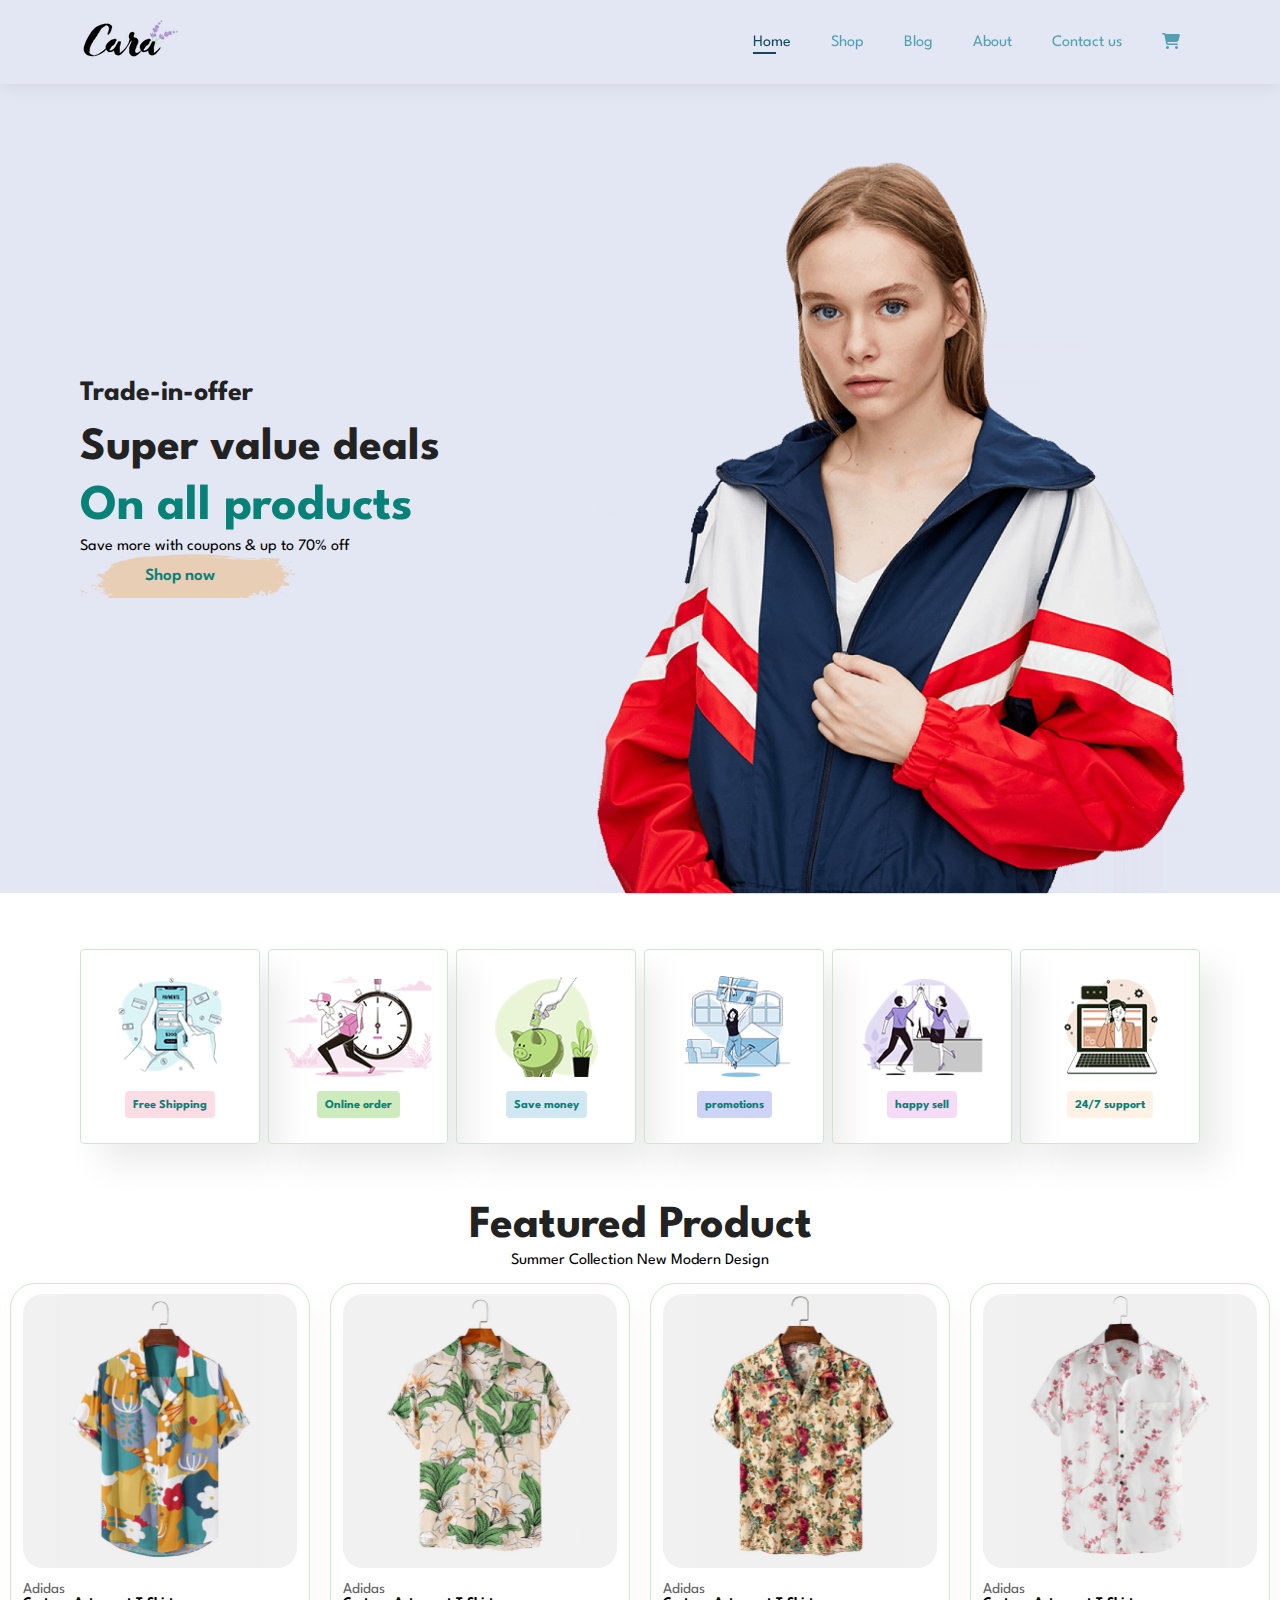
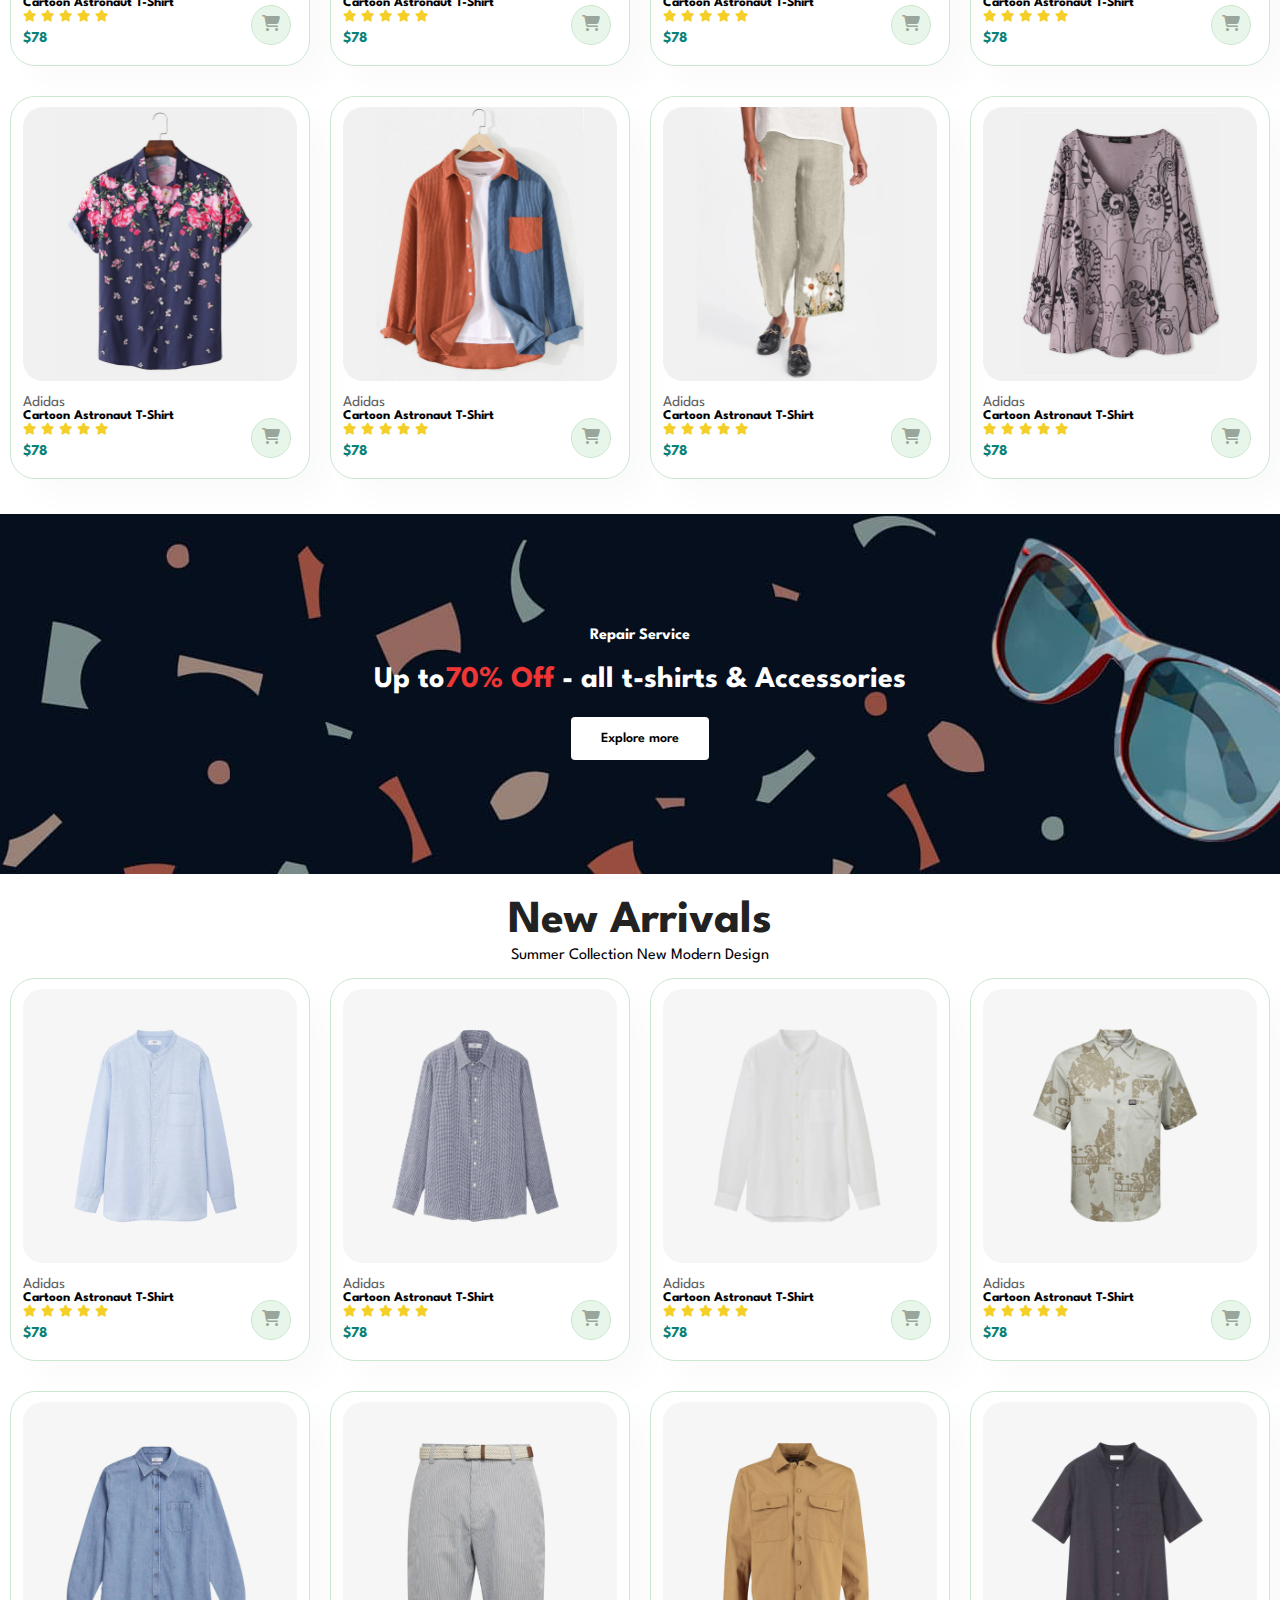
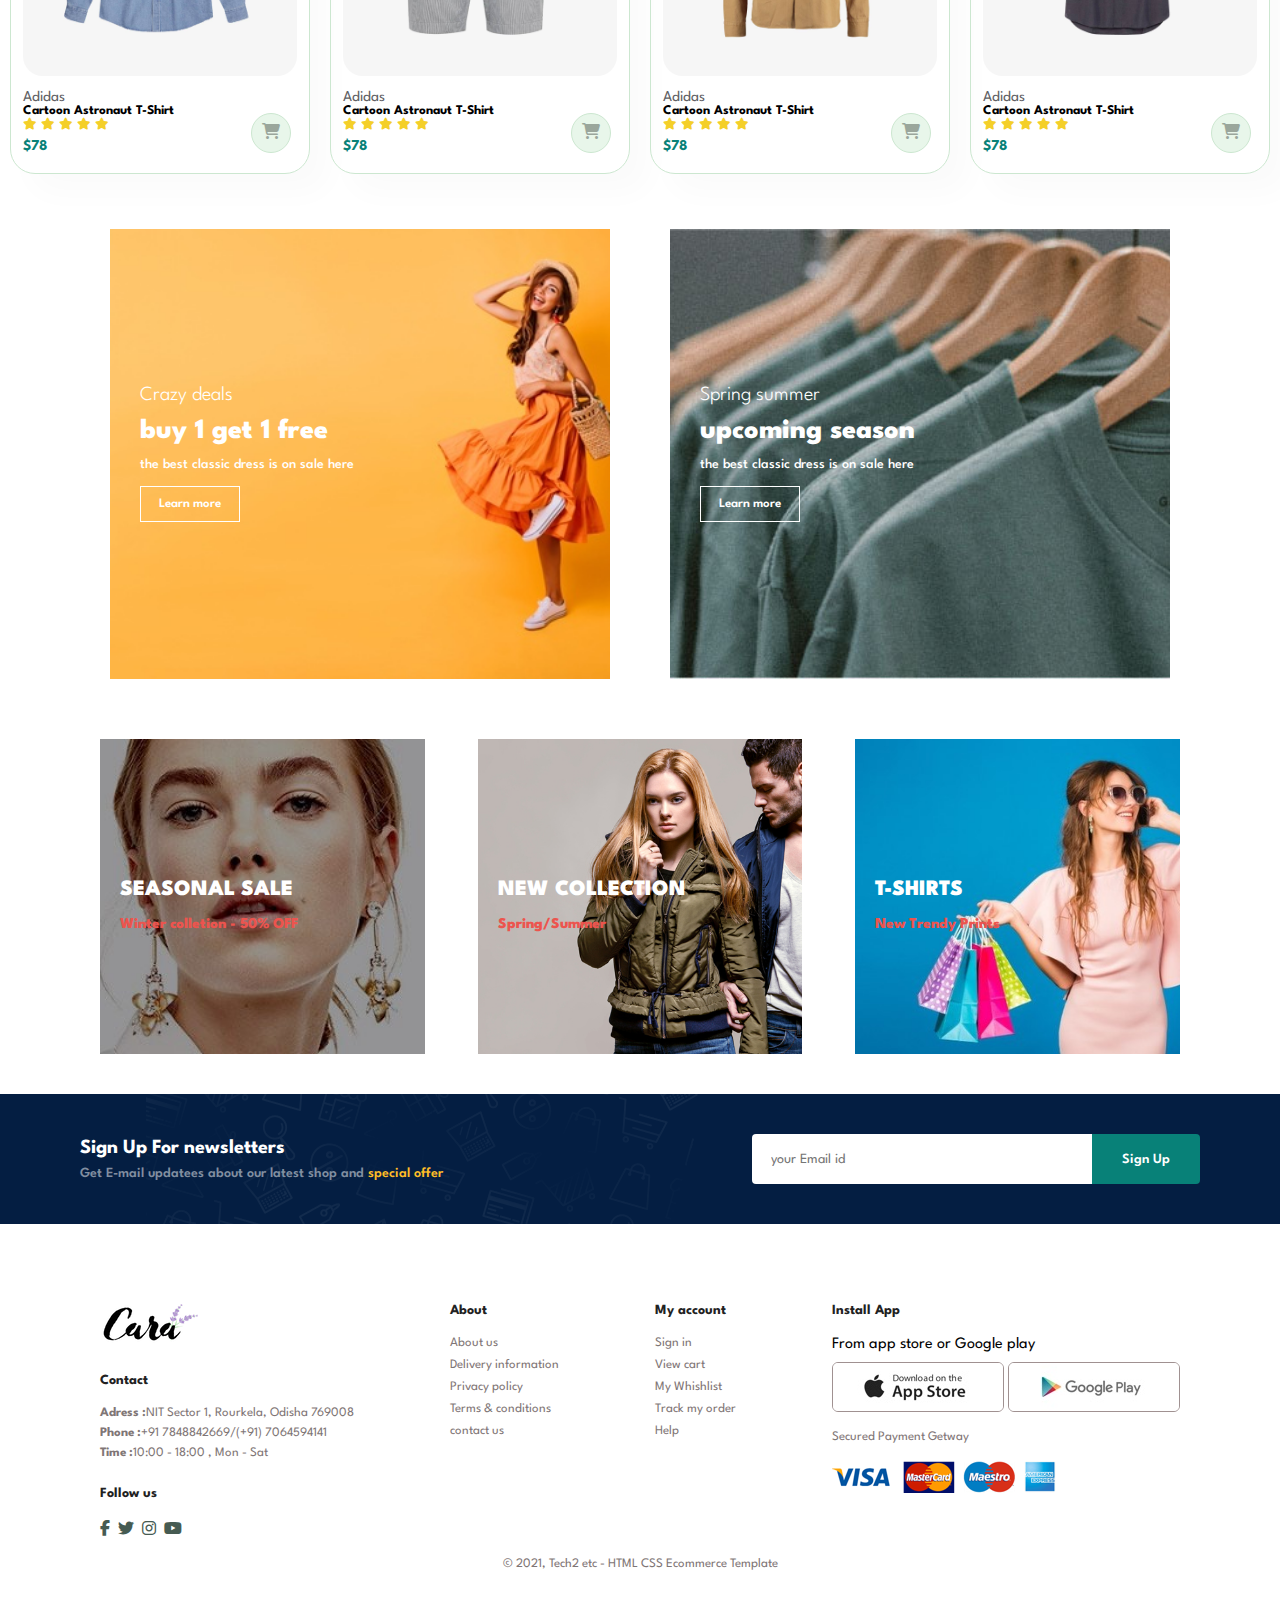
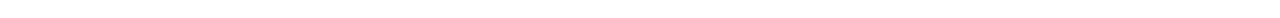
<file: index.html>
<!DOCTYPE html>
<html lang="en">
<head>
    <meta charset="UTF-8">
    <meta name="viewport" content="width=device-width, initial-scale=1.0">
    <title>ecom</title>
    <link rel="stylesheet" href="https://cdnjs.cloudflare.com/ajax/libs/font-awesome/6.5.2/css/all.min.css">
    <link rel="stylesheet" href="style.css">
</head>

<body>
    <section id="header">
        <a href="#"><img src="img/logo.png" class="logo" alt=""></a>
        <div>
            <ul id="navbar">
                <li><a class="active" href="index.html">Home</a></li>
                <li><a href="shop.html">Shop</a></li> 
                <li><a href="blog.html">Blog</a></li>
                <li><a href="about.html">About</a></li>
                <li><a href="contact.html">Contact us</a></li>
                <li><a id="lg-bag" href="cart.html"><i class="fa fa-shopping-cart" aria-hidden="true"></i></a></li>
                <a href="#" id="close"><i class="fa fa-times" aria-hidden="true"></i></a>
            </ul>
        </div>
        <div id="mobile">
         <a href="cart.html"><i class="fa fa-shopping-cart" aria-hidden="true"></i></a>
         <i id="bar" class="fas fa-outdent"></i>
        </div>
    </section>

    <section id="hero">
        <h4>Trade-in-offer</h4>
        <h2>Super value deals</h2>
        <h1>On all products</h1>
        <p>Save more with coupons & up to 70% off</p>
        <button>Shop now</button>
    </section>

    <section id="feature" class="section-p1">
        <div class="fe-box">
            <img src="img/features/f1.png">
            <h6>Free Shipping</h6>
        </div>
        <div class="fe-box">
            <img src="img/features/f2.png">
            <h6>Online order</h6>
        </div>
        <div class="fe-box">
            <img src="img/features/f3.png">
            <h6>Save money</h6>
        </div>
        <div class="fe-box">
            <img src="img/features/f4.png">
            <h6>promotions</h6>
        </div>
        <div class="fe-box">
            <img src="img/features/f5.png">
            <h6>happy sell</h6>
        </div>
        <div class="fe-box">
            <img src="img/features/f6.png">
            <h6>24/7 support</h6>
        </div>
        
    </section>

    <section id="product1">
        <h2>Featured Product</h2>
        <p>Summer Collection New Modern Design</p>
        <div class="pro-container">
           <div class="pro">
             <img src="img/products/f1.jpg" alt="">
              <div class="des">
                 <span>Adidas</span>
                 <h5>Cartoon Astronaut T-Shirt</h5>
                 <div class="star">
                    <i class="fas fa-star"></i>
                    <i class="fas fa-star"></i>
                    <i class="fas fa-star"></i>
                    <i class="fas fa-star"></i>
                    <i class="fas fa-star"></i>
                 </div>
                 <h4>$78</h4>
              </div>
              <a href="#"><i class="fa fa-shopping-cart cart" ></i></a>
           </div>
           <div class="pro">
            <img src="img/products/f2.jpg" alt="">
             <div class="des">
                <span>Adidas</span>
                <h5>Cartoon Astronaut T-Shirt</h5>
                <div class="star">
                   <i class="fas fa-star"></i>
                   <i class="fas fa-star"></i>
                   <i class="fas fa-star"></i>
                   <i class="fas fa-star"></i>
                   <i class="fas fa-star"></i>
                </div>
                <h4>$78</h4>
             </div>
             <a href="#"><i class="fa fa-shopping-cart cart" ></i></a>
          </div>
          <div class="pro">
            <img src="img/products/f3.jpg" alt="">
             <div class="des">
                <span>Adidas</span>
                <h5>Cartoon Astronaut T-Shirt</h5>
                <div class="star">
                   <i class="fas fa-star"></i>
                   <i class="fas fa-star"></i>
                   <i class="fas fa-star"></i>
                   <i class="fas fa-star"></i>
                   <i class="fas fa-star"></i>
                </div>
                <h4>$78</h4>
             </div>
             <a href="#"><i class="fa fa-shopping-cart cart" ></i></a>
          </div>
          <div class="pro">
            <img src="img/products/f4.jpg" alt="">
             <div class="des">
                <span>Adidas</span>
                <h5>Cartoon Astronaut T-Shirt</h5>
                <div class="star">
                   <i class="fas fa-star"></i>
                   <i class="fas fa-star"></i>
                   <i class="fas fa-star"></i>
                   <i class="fas fa-star"></i>
                   <i class="fas fa-star"></i>
                </div>
                <h4>$78</h4>
             </div>
             <a href="#"><i class="fa fa-shopping-cart cart" ></i></a>
          </div>
          <div class="pro">
            <img src="img/products/f5.jpg" alt="">
             <div class="des">
                <span>Adidas</span>
                <h5>Cartoon Astronaut T-Shirt</h5>
                <div class="star">
                   <i class="fas fa-star"></i>
                   <i class="fas fa-star"></i>
                   <i class="fas fa-star"></i>
                   <i class="fas fa-star"></i>
                   <i class="fas fa-star"></i>
                </div>
                <h4>$78</h4>
             </div>
             <a href="#"><i class="fa fa-shopping-cart cart" ></i></a>
          </div>
          <div class="pro">
            <img src="img/products/f6.jpg" alt="">
             <div class="des">
                <span>Adidas</span>
                <h5>Cartoon Astronaut T-Shirt</h5>
                <div class="star">
                   <i class="fas fa-star"></i>
                   <i class="fas fa-star"></i>
                   <i class="fas fa-star"></i>
                   <i class="fas fa-star"></i>
                   <i class="fas fa-star"></i>
                </div>
                <h4>$78</h4>
             </div>
             <a href="#"><i class="fa fa-shopping-cart cart" ></i></a>
          </div>
          <div class="pro">
            <img src="img/products/f7.jpg" alt="">
             <div class="des">
                <span>Adidas</span>
                <h5>Cartoon Astronaut T-Shirt</h5>
                <div class="star">
                   <i class="fas fa-star"></i>
                   <i class="fas fa-star"></i>
                   <i class="fas fa-star"></i>
                   <i class="fas fa-star"></i>
                   <i class="fas fa-star"></i>
                </div>
                <h4>$78</h4>
             </div>
             <a href="#"><i class="fa fa-shopping-cart cart" ></i></a>
          </div>
          <div class="pro">
            <img src="img/products/f8.jpg" alt="">
             <div class="des">
                <span>Adidas</span>
                <h5>Cartoon Astronaut T-Shirt</h5>
                <div class="star">
                   <i class="fas fa-star"></i>
                   <i class="fas fa-star"></i>
                   <i class="fas fa-star"></i>
                   <i class="fas fa-star"></i>
                   <i class="fas fa-star"></i>
                </div>
                <h4>$78</h4>
             </div>
             <a href="#"><i class="fa fa-shopping-cart cart" ></i></a>
          </div>
           
        </div>
    </section>

    <section id="banner" class="section-m1">
        <h4>Repair Service</h4>
        <h2>Up to<span>70% Off</span> - all t-shirts & Accessories</h2>
        <button class="normal">Explore more</button>
    </section>

    <section id="product1">
        <h2>New Arrivals</h2>
        <p>Summer Collection New Modern Design</p>
        <div class="pro-container">
           <div class="pro">
             <img src="img/products/n1.jpg" alt="">
              <div class="des">
                 <span>Adidas</span>
                 <h5>Cartoon Astronaut T-Shirt</h5>
                 <div class="star">
                    <i class="fas fa-star"></i>
                    <i class="fas fa-star"></i>
                    <i class="fas fa-star"></i>
                    <i class="fas fa-star"></i>
                    <i class="fas fa-star"></i>
                 </div>
                 <h4>$78</h4>
              </div>
              <a href="#"><i class="fa fa-shopping-cart cart" ></i></a>
           </div>
           <div class="pro">
            <img src="img/products/n2.jpg" alt="">
             <div class="des">
                <span>Adidas</span>
                <h5>Cartoon Astronaut T-Shirt</h5>
                <div class="star">
                   <i class="fas fa-star"></i>
                   <i class="fas fa-star"></i>
                   <i class="fas fa-star"></i>
                   <i class="fas fa-star"></i>
                   <i class="fas fa-star"></i>
                </div>
                <h4>$78</h4>
             </div>
             <a href="#"><i class="fa fa-shopping-cart cart" ></i></a>
          </div>
          <div class="pro">
            <img src="img/products/n3.jpg" alt="">
             <div class="des">
                <span>Adidas</span>
                <h5>Cartoon Astronaut T-Shirt</h5>
                <div class="star">
                   <i class="fas fa-star"></i>
                   <i class="fas fa-star"></i>
                   <i class="fas fa-star"></i>
                   <i class="fas fa-star"></i>
                   <i class="fas fa-star"></i>
                </div>
                <h4>$78</h4>
             </div>
             <a href="#"><i class="fa fa-shopping-cart cart" ></i></a>
          </div>
          <div class="pro">
            <img src="img/products/n4.jpg" alt="">
             <div class="des">
                <span>Adidas</span>
                <h5>Cartoon Astronaut T-Shirt</h5>
                <div class="star">
                   <i class="fas fa-star"></i>
                   <i class="fas fa-star"></i>
                   <i class="fas fa-star"></i>
                   <i class="fas fa-star"></i>
                   <i class="fas fa-star"></i>
                </div>
                <h4>$78</h4>
             </div>
             <a href="#"><i class="fa fa-shopping-cart cart" ></i></a>
          </div>
          <div class="pro">
            <img src="img/products/n5.jpg" alt="">
             <div class="des">
                <span>Adidas</span>
                <h5>Cartoon Astronaut T-Shirt</h5>
                <div class="star">
                   <i class="fas fa-star"></i>
                   <i class="fas fa-star"></i>
                   <i class="fas fa-star"></i>
                   <i class="fas fa-star"></i>
                   <i class="fas fa-star"></i>
                </div>
                <h4>$78</h4>
             </div>
             <a href="#"><i class="fa fa-shopping-cart cart" ></i></a>
          </div>
          <div class="pro">
            <img src="img/products/n6.jpg" alt="">
             <div class="des">
                <span>Adidas</span>
                <h5>Cartoon Astronaut T-Shirt</h5>
                <div class="star">
                   <i class="fas fa-star"></i>
                   <i class="fas fa-star"></i>
                   <i class="fas fa-star"></i>
                   <i class="fas fa-star"></i>
                   <i class="fas fa-star"></i>
                </div>
                <h4>$78</h4>
             </div>
             <a href="#"><i class="fa fa-shopping-cart cart" ></i></a>
          </div>
          <div class="pro">
            <img src="img/products/n7.jpg" alt="">
             <div class="des">
                <span>Adidas</span>
                <h5>Cartoon Astronaut T-Shirt</h5>
                <div class="star">
                   <i class="fas fa-star"></i>
                   <i class="fas fa-star"></i>
                   <i class="fas fa-star"></i>
                   <i class="fas fa-star"></i>
                   <i class="fas fa-star"></i>
                </div>
                <h4>$78</h4>
             </div>
             <a href="#"><i class="fa fa-shopping-cart cart" ></i></a>
          </div>
          <div class="pro">
            <img src="img/products/n8.jpg" alt="">
             <div class="des">
                <span>Adidas</span>
                <h5>Cartoon Astronaut T-Shirt</h5>
                <div class="star">
                   <i class="fas fa-star"></i>
                   <i class="fas fa-star"></i>
                   <i class="fas fa-star"></i>
                   <i class="fas fa-star"></i>
                   <i class="fas fa-star"></i>
                </div>
                <h4>$78</h4>
             </div>
             <a href="#"><i class="fa fa-shopping-cart cart" ></i></a>
          </div>
           
        </div>
    </section>

    <section id="sm-banner" class="section-p1">
        <div class="banner-box">
         <h4>Crazy deals</h4>
         <h2>buy 1 get 1 free</h2>
         <span>the best classic dress is on sale here</span>
         <button class="white">Learn more</button>   
        </div>
        <div class="banner-box banner-box2">
            <h4>Spring summer</h4>
            <h2>upcoming season</h2>
            <span>the best classic dress is on sale here</span>
            <button class="white">Learn more</button>   
           </div>
    </section>

    <section id="banner-3">
      <div class="banner-box">
         <h2>SEASONAL SALE</h2>
         <h3>Winter colletion - 50% OFF</h3>   
      </div>
      <div class="banner-box banner-box2">
         <h2>NEW COLLECTION</h2>
         <h3>Spring/Summer</h3>   
      </div>
      <div class="banner-box banner-box3">
         <h2>T-SHIRTS</h2>
         <h3>New Trendy Prints</h3>   
      </div>
    </section>
    <section id="newsletter" class="section-p1 section-m1">
      <div class="newstext">
         <h4>Sign Up For newsletters</h4>
         <p>Get E-mail updatees about our latest shop and <span>special offer</span></p>
      </div>
      <div class="form">
         <input type="text" placeholder="your Email id">
         <button class="normal"> Sign Up</button>
      </div>
    </section>

   <footer class="section-p1">
      <div class="col">
         <img class="logo" src="img/logo.png">
         <h4>Contact</h4>
         <p><strong>Adress :</strong>NIT Sector 1, Rourkela, Odisha 769008</p>
         <p><strong>Phone :</strong>+91 7848842669/(+91) 7064594141</p>
         <p><strong>Time :</strong>10:00 - 18:00 , Mon - Sat</p>
         <div class="follow">
            <h4>Follow us</h4>
            <div class="icon">
               <i class="fab fa-facebook-f"></i>
               <i class="fab fa-twitter"></i>
               <i class="fab fa-instagram"></i>
               <i class="fab fa-youtube"></i>
            </div>
         </div>
      </div>
      <div class="col">
         <h4>About</h4>
         <a href="#">About us</a>
         <a href="#">Delivery information</a>
         <a href="#">Privacy policy</a>
         <a href="#">Terms & conditions</a>
         <a href="#">contact us</a>
      </div>
      <div class="col">
         <h4>My account</h4>
         <a href="#">Sign in</a>
         <a href="#">View cart</a>
         <a href="#">My Whishlist</a>
         <a href="#">Track my order</a>
         <a href="#">Help</a>
      </div>
      <div class="col install">
         <h4>Install App</h4>
         <p4>From app store or Google play </p4>
         <div class="row">
            <img src="img/pay/app.jpg">
            <img src="img/pay/play.jpg">
         </div>
         <p>Secured Payment Getway</p>
         <img src="img/pay/pay.png">
      </div>
      <div class="copyright">
         <p>© 2021, Tech2 etc - HTML CSS Ecommerce Template</p>
      </div>
   </footer>

 <script src="script.js"></script>   
</body>

</html>
</file>
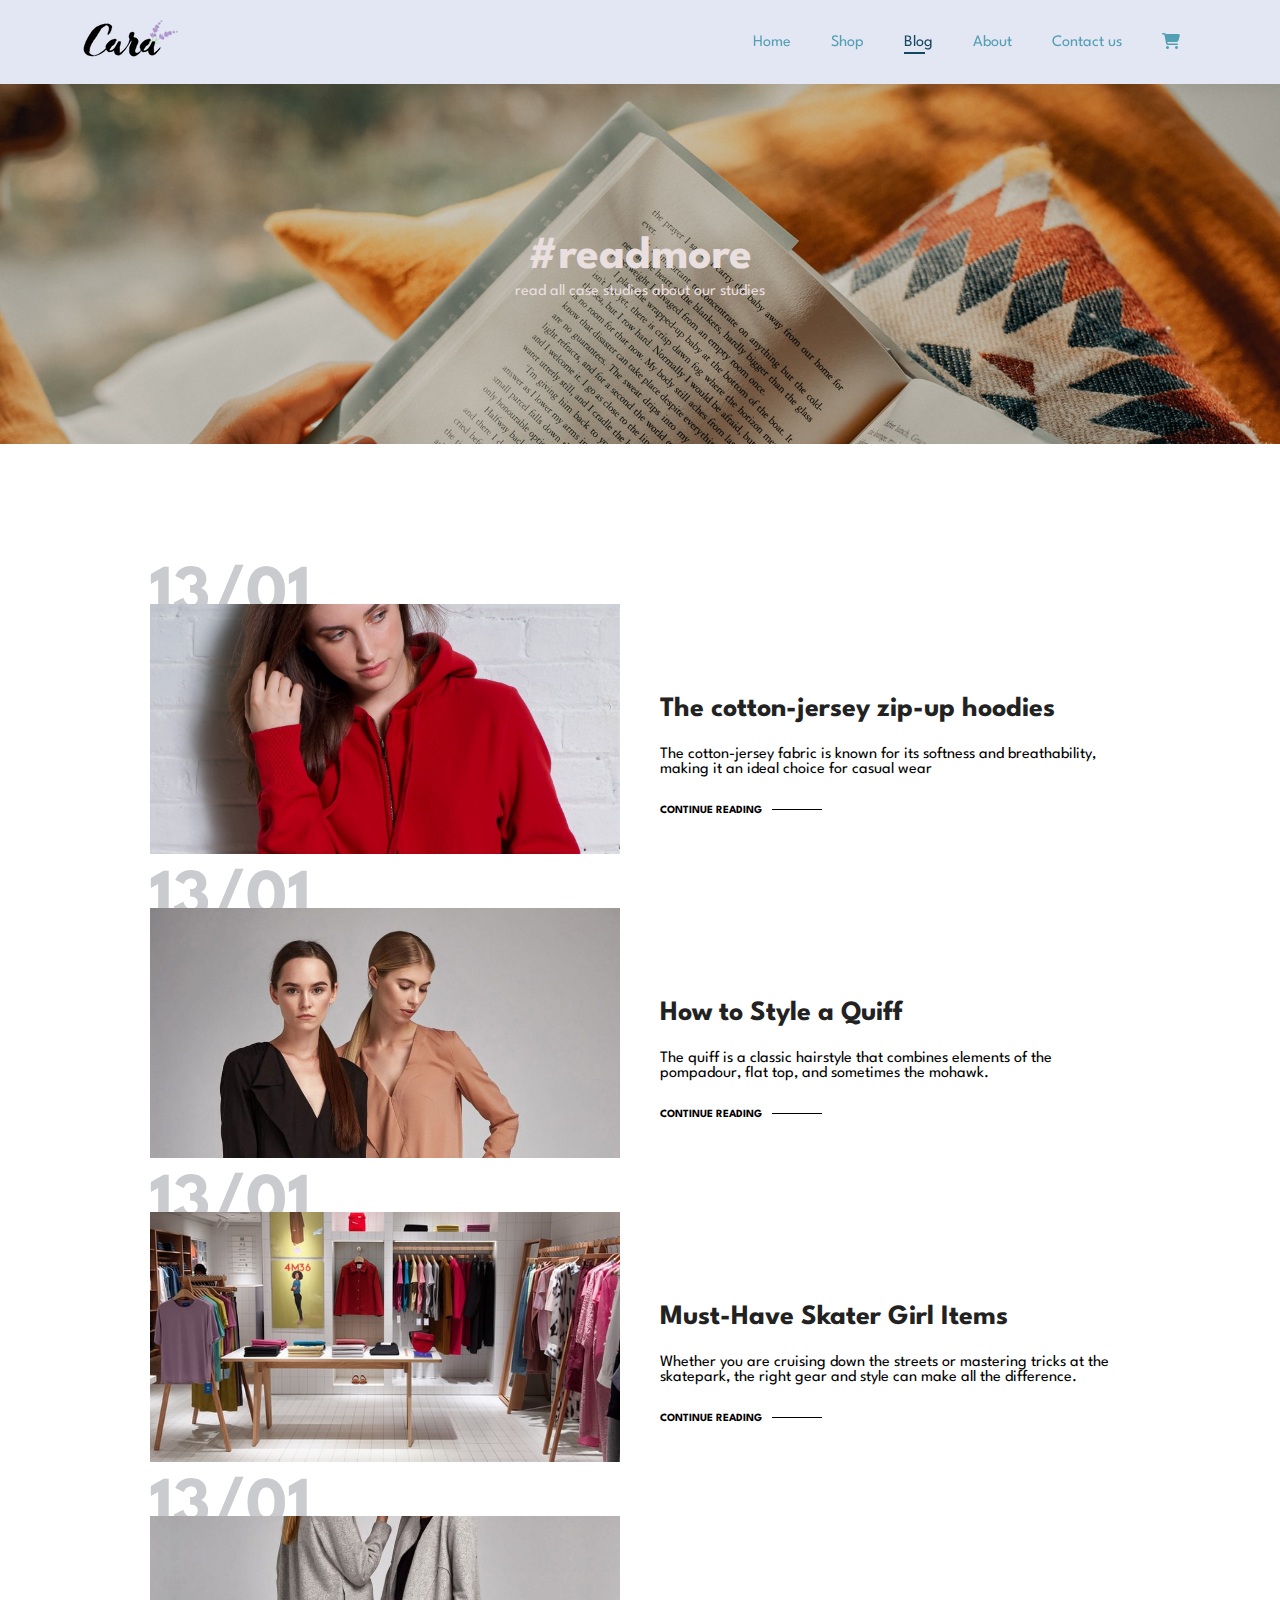
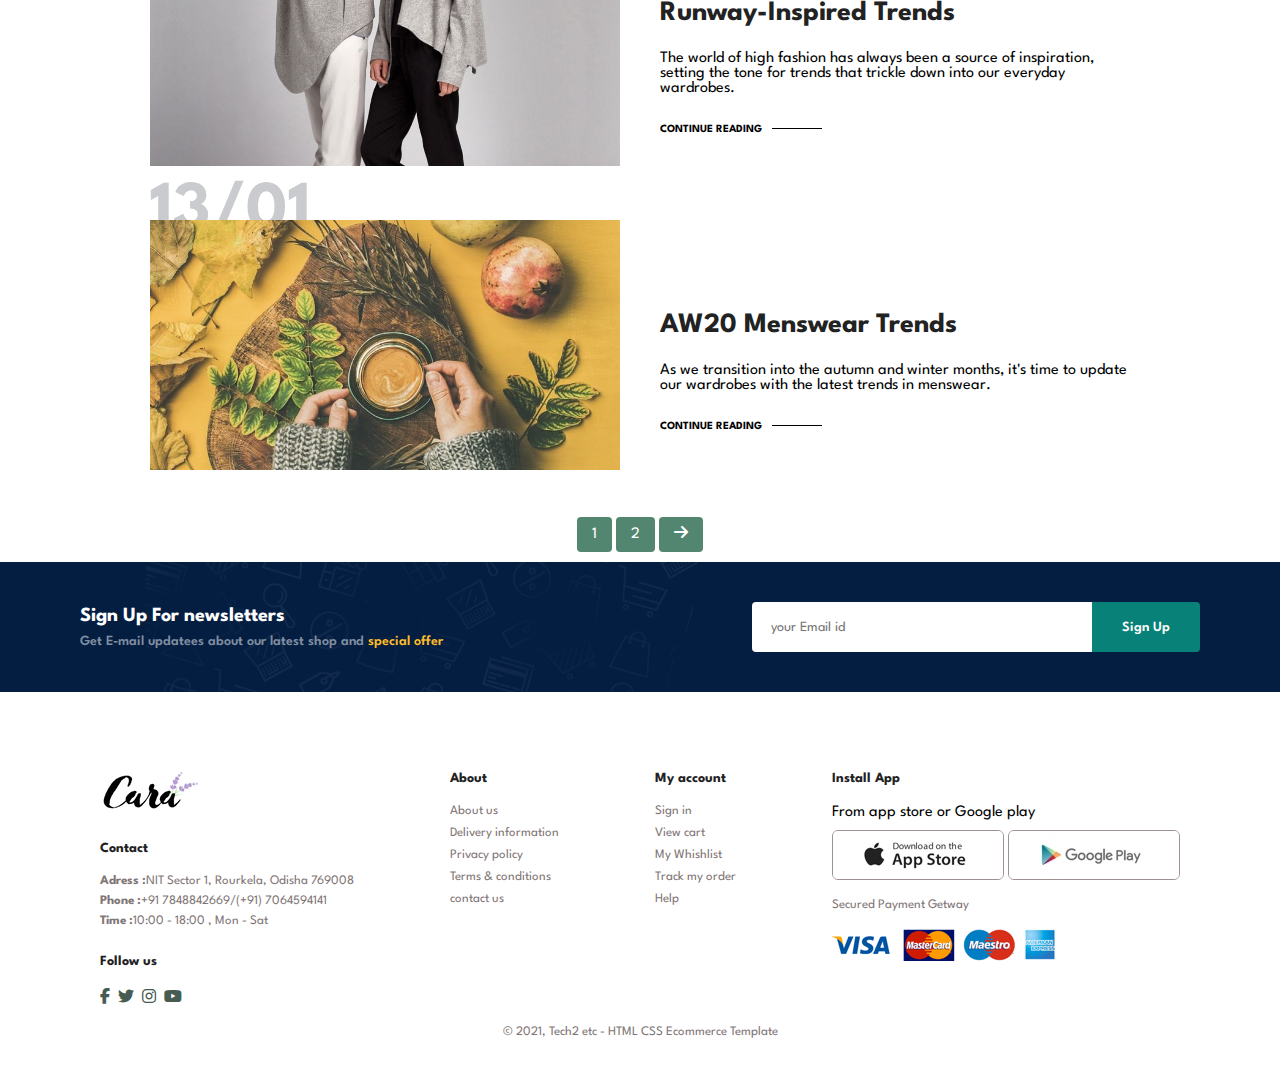
<file: blog.html>
<!DOCTYPE html>
<html lang="en">
<head>
    <meta charset="UTF-8">
    <meta name="viewport" content="width=device-width, initial-scale=1.0">
    <title>ecom</title>
    <link rel="stylesheet" href="https://cdnjs.cloudflare.com/ajax/libs/font-awesome/6.5.2/css/all.min.css">
    <link rel="stylesheet" href="style.css">
</head>

<body>
    <section id="header">
        <a href="#"><img src="img/logo.png" class="logo" alt=""></a>
        <div>
            <ul id="navbar">
                <li><a href="index.html">Home</a></li>
                <li><a href="shop.html">Shop</a></li> 
                <li><a class="active" href="blog.html">Blog</a></li>
                <li><a href="about.html">About</a></li>
                <li><a href="contact.html">Contact us</a></li>
                <li><a id="lg-bag" href="cart.html"><i class="fa fa-shopping-cart" aria-hidden="true"></i></a></li>
                <a href="#" id="close"><i class="fa fa-times" aria-hidden="true"></i></a>
            </ul>
        </div>
        <div id="mobile">
         <a href="cart.html"><i class="fa fa-shopping-cart" aria-hidden="true"></i></a>
         <i id="bar" class="fas fa-outdent"></i>
        </div>
    </section>

    <section id="page-header" class="blog-header">

        <h2>#readmore</h2>
        <p>read all case studies about our studies</p>
        
    </section>
    <section id="blog">
        <div class="blog-box">
          <div class="blog-image">
            <img src="img/blog/hoodi1.jpg" alt="">
          </div>
          <div class="blog-detail">
          <h4>The cotton-jersey zip-up hoodies</h4>
          <p>The cotton-jersey fabric is known for its softness and breathability, making it an ideal choice for casual wear </p>
          <a href="#">CONTINUE READING</a>
          </div>
          <h1>13/01</h1>
        </div>
        <div class="blog-box">
         <div class="blog-image">
           <img src="img/blog/b2.jpg" alt="">
         </div>
         <div class="blog-detail">
         <h4>How to Style a Quiff</h4>
         <p>The quiff is a classic hairstyle that combines elements of the pompadour, flat top, and sometimes the mohawk.</p>
         <a href="#">CONTINUE READING</a>
         </div>
         <h1>13/01</h1>
       </div>
       <div class="blog-box">
         <div class="blog-image">
           <img src="img/blog/b3.jpg" alt="">
         </div>
         <div class="blog-detail">
         <h4>Must-Have Skater Girl Items</h4>
         <p>Whether you are cruising down the streets or mastering tricks at the skatepark, the right gear and style can make all the difference.  </p>
         <a href="#">CONTINUE READING</a>
         </div>
         <h1>13/01</h1>
       </div>
       <div class="blog-box">
         <div class="blog-image">
           <img src="img/blog/b4.jpg" alt="">
         </div>
         <div class="blog-detail">
         <h4>Runway-Inspired Trends</h4>
         <p>The world of high fashion has always been a source of inspiration, setting the tone for trends that trickle down into our everyday wardrobes.</p>
         <a href="#">CONTINUE READING</a>
         </div>
         <h1>13/01</h1>
       </div>
       <div class="blog-box">
         <div class="blog-image">
           <img src="img/blog/b6.jpg" alt="">
         </div>
         <div class="blog-detail">
         <h4>AW20 Menswear Trends</h4>
         <p>As we transition into the autumn and winter months, it's time to update our wardrobes with the latest trends in menswear. </p>
         <a href="#">CONTINUE READING</a>
         </div>
         <h1>13/01</h1>
       </div>
    </section>

    

    <section id="slider-bar">
        <div>
            <a href="#">1</a>
            <a href="#">2</a>
            <a href="#"><i class="fa-solid fa-arrow-right"></i></a>
        </div>
    </section>

    <section id="newsletter" class="section-p1 section-m1">
      <div class="newstext">
         <h4>Sign Up For newsletters</h4>
         <p>Get E-mail updatees about our latest shop and <span>special offer</span></p>
      </div>
      <div class="form">
         <input type="text" placeholder="your Email id">
         <button class="normal"> Sign Up</button>
      </div>
    </section>

   <footer class="section-p1">
      <div class="col">
         <img class="logo" src="img/logo.png">
         <h4>Contact</h4>
         <p><strong>Adress :</strong>NIT Sector 1, Rourkela, Odisha 769008</p>
         <p><strong>Phone :</strong>+91 7848842669/(+91) 7064594141</p>
         <p><strong>Time :</strong>10:00 - 18:00 , Mon - Sat</p>
         <div class="follow">
            <h4>Follow us</h4>
            <div class="icon">
               <i class="fab fa-facebook-f"></i>
               <i class="fab fa-twitter"></i>
               <i class="fab fa-instagram"></i>
               <i class="fab fa-youtube"></i>
            </div>
         </div>
      </div>
      <div class="col">
         <h4>About</h4>
         <a href="#">About us</a>
         <a href="#">Delivery information</a>
         <a href="#">Privacy policy</a>
         <a href="#">Terms & conditions</a>
         <a href="#">contact us</a>
      </div>
      <div class="col">
         <h4>My account</h4>
         <a href="#">Sign in</a>
         <a href="#">View cart</a>
         <a href="#">My Whishlist</a>
         <a href="#">Track my order</a>
         <a href="#">Help</a>
      </div>
      <div class="col install">
         <h4>Install App</h4>
         <p4>From app store or Google play </p4>
         <div class="row">
            <img src="img/pay/app.jpg">
            <img src="img/pay/play.jpg">
         </div>
         <p>Secured Payment Getway</p>
         <img src="img/pay/pay.png">
      </div>
      <div class="copyright">
         <p>© 2021, Tech2 etc - HTML CSS Ecommerce Template</p>
      </div>
   </footer>

 <script src="script.js"></script>   
</body>

</html>
</file>
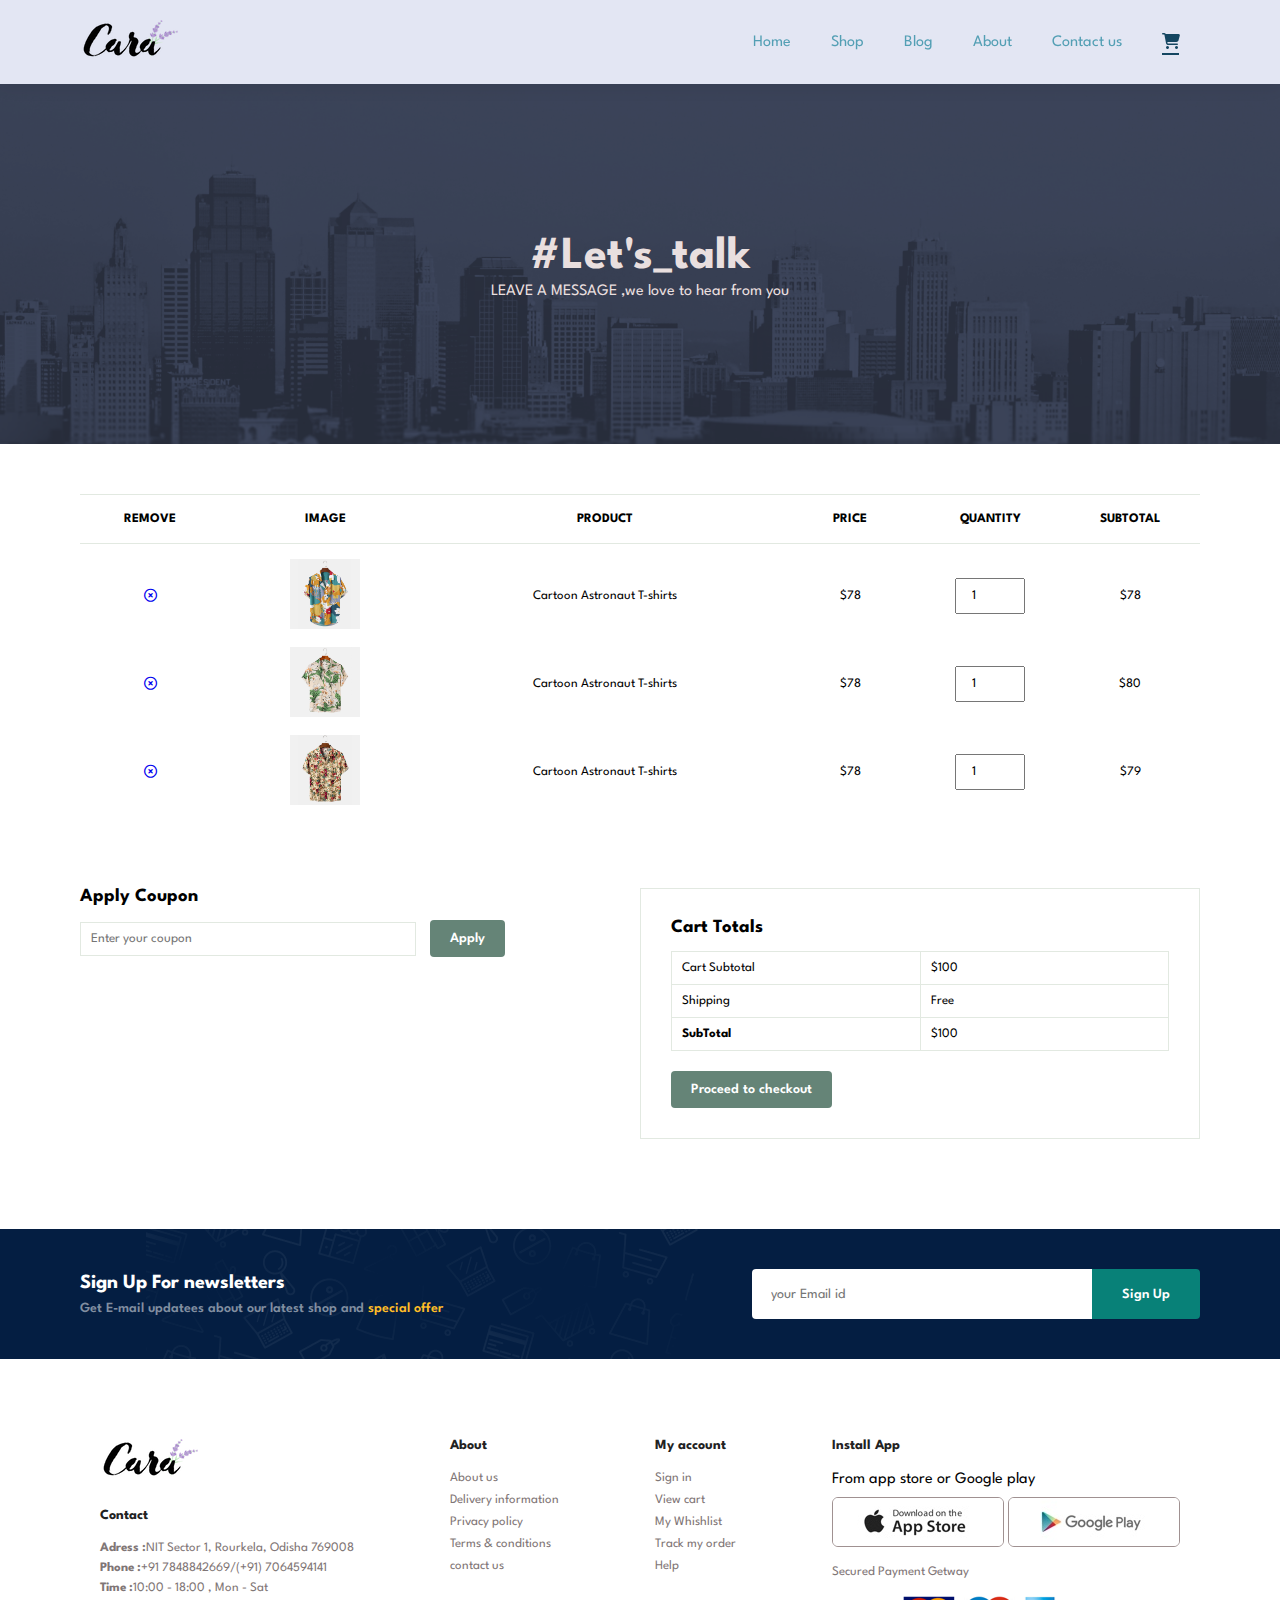
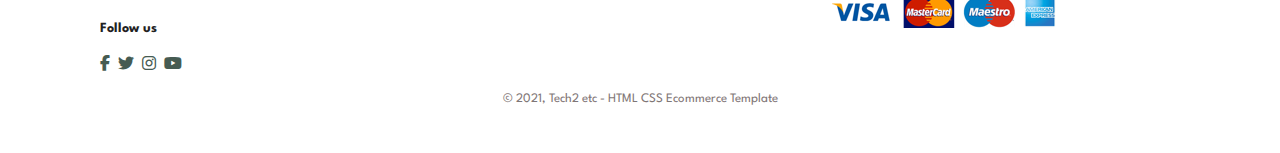
<file: cart.html>
<!DOCTYPE html>
<html lang="en">
<head>
    <meta charset="UTF-8">
    <meta name="viewport" content="width=device-width, initial-scale=1.0">
    <title>ecom</title>
    <link rel="stylesheet" href="https://cdnjs.cloudflare.com/ajax/libs/font-awesome/6.5.2/css/all.min.css">
    <link rel="stylesheet" href="style.css">
</head>

<body>
    <section id="header">
        <a href="#"><img src="img/logo.png" class="logo" alt=""></a>
        <div>
            <ul id="navbar">
                <li><a href="index.html">Home</a></li>
                <li><a href="shop.html">Shop</a></li> 
                <li><a  href="blog.html">Blog</a></li>
                <li><a  href="about.html">About</a></li>
                <li><a  href="contact.html">Contact us</a></li>
                <li><a class="active" id="lg-bag" href="cart.html"><i class="fa fa-shopping-cart" aria-hidden="true"></i></a></li>
                <a href="#" id="close"><i class="fa fa-times" aria-hidden="true"></i></a>
            </ul>
        </div>
        <div id="mobile">
         <a href="cart.html"><i class="fa fa-shopping-cart" aria-hidden="true"></i></a>
         <i id="bar" class="fas fa-outdent"></i>
        </div>
    </section>

    <section id="page-header" class="about-header">

        <h2>#Let's_talk</h2>
        <p>LEAVE A MESSAGE ,we love to hear from you</p>
        
    </section>
    
    <section id="cart" class="section-p1">
      <table width="100%">
         <thead>
            <tr>
                <td>Remove</td>
                <td>Image</td>
                <td>product</td>
                <td>Price</td>
                <td>Quantity</td>
                <td>SubTotal</td>
            </tr>
        </thead>
        <tbody>
         <tr>
            <td><a href="#"><i class="far fa-times-circle"></i></a></td>
            <td><img src="img/products/f1.jpg"></td>
            <td>Cartoon Astronaut T-shirts</td>
            <td>$78</td>
            <td><input type="number" value="1"></td>
            <td>$78</td>
         </tr>
         <tr>
            <td><a href="#"><i class="far fa-times-circle"></i></a></td>
            <td><img src="img/products/f2.jpg"></td>
            <td>Cartoon Astronaut T-shirts</td>
            <td>$78</td>
            <td><input type="number" value="1"></td>
            <td>$80</td>
         </tr>
         <tr>
            <td><a href="#"><i class="far fa-times-circle"></i></a></td>
            <td><img src="img/products/f3.jpg"></td>
            <td>Cartoon Astronaut T-shirts</td>
            <td>$78</td>
            <td><input type="number" value="1"></td>
            <td>$79</td>
         </tr>
        </tbody>
      </table>
        
    </section>
    <srction id="cart-add" class="section-p1">
       <div id="coupon">
         <h3>Apply Coupon</h3>
         <div>
            <input type="text" placeholder="Enter your coupon">
            <button class="normal">Apply</button>
         </div>
       </div>
       <div id="subtotal">
         <h3>Cart Totals</h3>
         <table>
           <tr>
            <td>Cart Subtotal</td>
            <td>$100</td>
           </tr>
           <tr>
            <td>Shipping</td>
            <td>Free</td>
           </tr>
           <tr>
            <td><strong>SubTotal</strong></td>
            <td><stromg>$100</stromg></td>
           </tr>
         </table>
         <button class="normal">
            Proceed to checkout
         </button>
       </div>
    </srction>

    <section id="newsletter" class="section-p1 section-m1">
      <div class="newstext">
         <h4>Sign Up For newsletters</h4>
         <p>Get E-mail updatees about our latest shop and <span>special offer</span></p>
      </div>
      <div class="form">
         <input type="text" placeholder="your Email id">
         <button class="normal"> Sign Up</button>
      </div>
    </section>

   <footer class="section-p1">
      <div class="col">
         <img class="logo" src="img/logo.png">
         <h4>Contact</h4>
         <p><strong>Adress :</strong>NIT Sector 1, Rourkela, Odisha 769008</p>
         <p><strong>Phone :</strong>+91 7848842669/(+91) 7064594141</p>
         <p><strong>Time :</strong>10:00 - 18:00 , Mon - Sat</p>
         <div class="follow">
            <h4>Follow us</h4>
            <div class="icon">
               <i class="fab fa-facebook-f"></i>
               <i class="fab fa-twitter"></i>
               <i class="fab fa-instagram"></i>
               <i class="fab fa-youtube"></i>
            </div>
         </div>
      </div>
      <div class="col">
         <h4>About</h4>
         <a href="#">About us</a>
         <a href="#">Delivery information</a>
         <a href="#">Privacy policy</a>
         <a href="#">Terms & conditions</a>
         <a href="#">contact us</a>
      </div>
      <div class="col">
         <h4>My account</h4>
         <a href="#">Sign in</a>
         <a href="#">View cart</a>
         <a href="#">My Whishlist</a>
         <a href="#">Track my order</a>
         <a href="#">Help</a>
      </div>
      <div class="col install">
         <h4>Install App</h4>
         <p4>From app store or Google play </p4>
         <div class="row">
            <img src="img/pay/app.jpg">
            <img src="img/pay/play.jpg">
         </div>
         <p>Secured Payment Getway</p>
         <img src="img/pay/pay.png">
      </div>
      <div class="copyright">
         <p>© 2021, Tech2 etc - HTML CSS Ecommerce Template</p>
      </div>
   </footer>

 <script src="script.js"></script>   
</body>

</html>
</file>
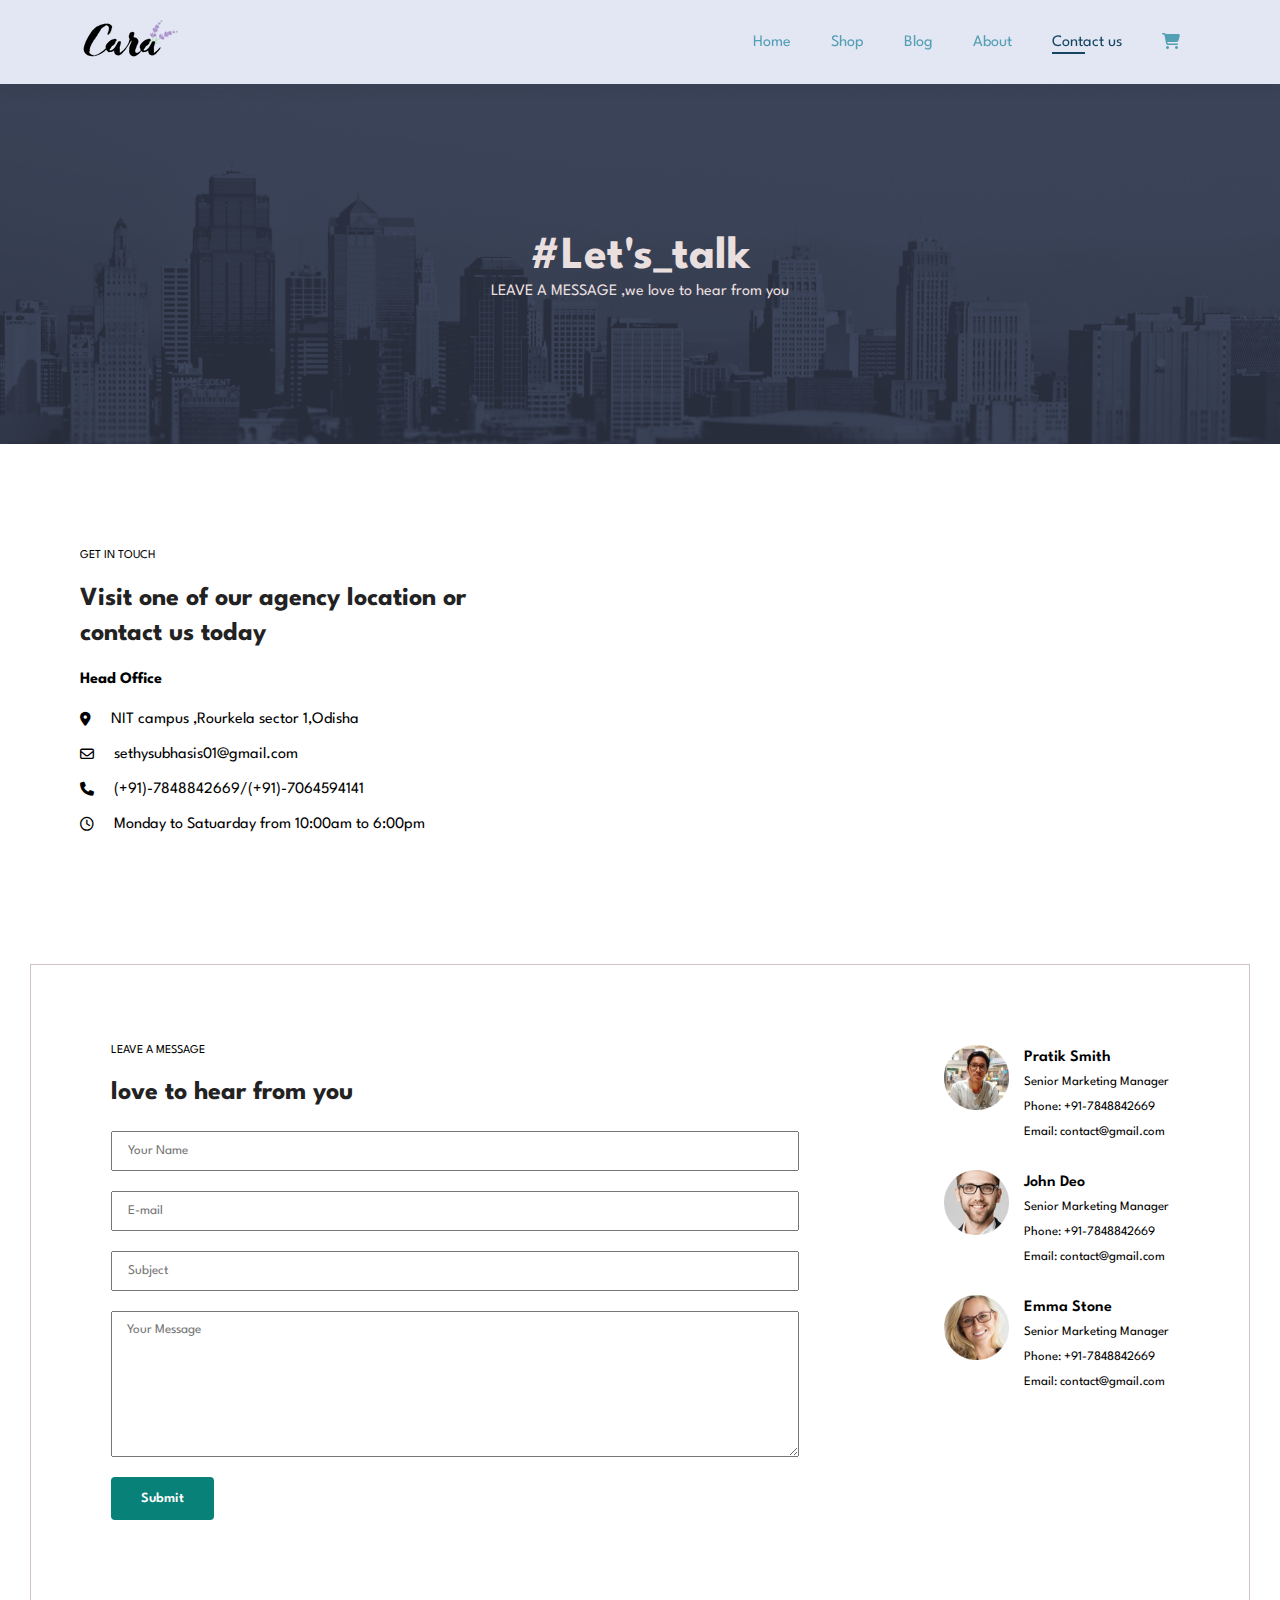
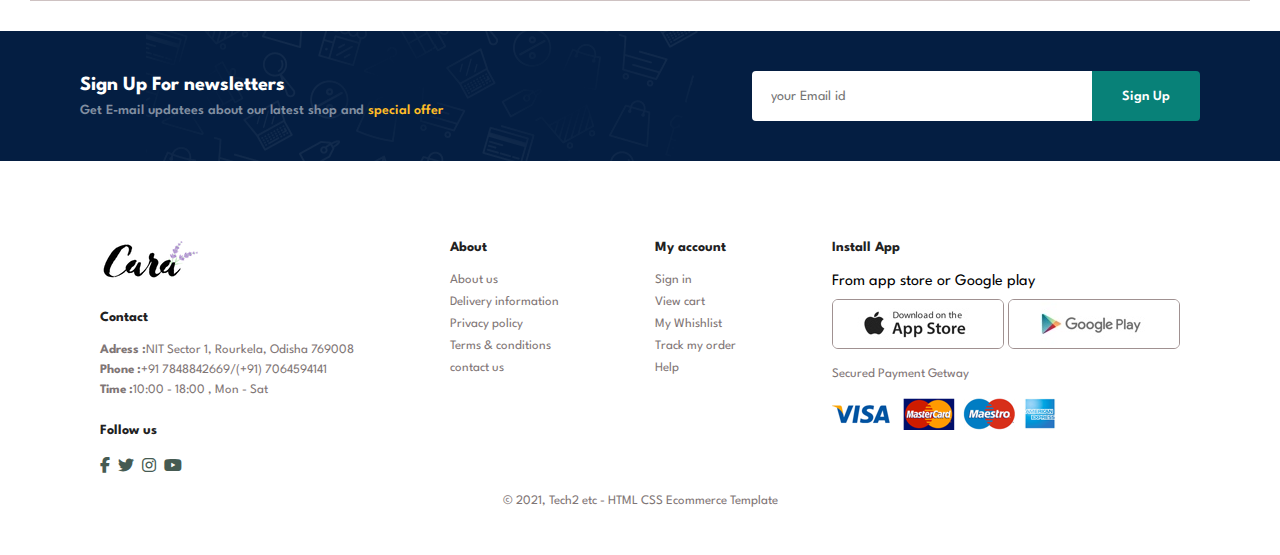
<file: contact.html>
<!DOCTYPE html>
<html lang="en">
<head>
    <meta charset="UTF-8">
    <meta name="viewport" content="width=device-width, initial-scale=1.0">
    <title>ecom</title>
    <link rel="stylesheet" href="https://cdnjs.cloudflare.com/ajax/libs/font-awesome/6.5.2/css/all.min.css">
    <link rel="stylesheet" href="style.css">
</head>

<body>
    <section id="header">
        <a href="#"><img src="img/logo.png" class="logo" alt=""></a>
        <div>
            <ul id="navbar">
                <li><a href="index.html">Home</a></li>
                <li><a href="shop.html">Shop</a></li> 
                <li><a  href="blog.html">Blog</a></li>
                <li><a  href="about.html">About</a></li>
                <li><a class="active" href="contact.html">Contact us</a></li>
                <li><a id="lg-bag" href="cart.html"><i class="fa fa-shopping-cart" aria-hidden="true"></i></a></li>
                <a href="#" id="close"><i class="fa fa-times" aria-hidden="true"></i></a>
            </ul>
        </div>
        <div id="mobile">
         <a href="cart.html"><i class="fa fa-shopping-cart" aria-hidden="true"></i></a>
         <i id="bar" class="fas fa-outdent"></i>
        </div>
    </section>

    <section id="page-header" class="about-header">

        <h2>#Let's_talk</h2>
        <p>LEAVE A MESSAGE ,we love to hear from you</p>
        
    </section>
    
    <section id="contact-details" class="section-p1">
        <div class="details">
            <span>GET IN TOUCH</span>
            <h2>Visit one of our agency location or contact us today</h2>
            <h3>Head Office</h3>
            <div>
                <li>
                 <i class="fa-solid fa-location-dot"></i>
                    <p>NIT campus ,Rourkela sector 1,Odisha</p>
                </li>
                <li>
                    <i class="fa-regular fa-envelope"></i>
                    <p>sethysubhasis01@gmail.com</p>
                </li>
                <li>
                    <i class="fa-solid fa-phone"></i>
                    <p>(+91)-7848842669/(+91)-7064594141</p>
                </li>
                <li>
                    <i class="fa-regular fa-clock"></i>
                    <p>Monday to Satuarday from 10:00am to 6:00pm </p>
                </li>
            </div>
        </div>
        <div class="map">
            <iframe src="https://www.google.com/maps/embed?pb=!1m18!1m12!1m3!1d14770.903860889126!2d84.89477642347708!3d22.25047383561295!2m3!1f0!2f0!3f0!3m2!1i1024!2i768!4f13.1!3m3!1m2!1s0x3a201e791f2bf141%3A0xa91e5dbf75473588!2sNational%20Institute%20of%20Technology%2C%20Sector%201%2C%20Rourkela%2C%20Odisha!5e0!3m2!1sen!2sin!4v1722361909954!5m2!1sen!2sin" width="600" height="450" style="border:0;" allowfullscreen="" loading="lazy" referrerpolicy="no-referrer-when-downgrade"></iframe>
        </div>
    </section>

    <section id="form-details">
        <form action="">
            <span>LEAVE A MESSAGE</span>
            <h2>love to hear from you</h2>
            <input type="text" placeholder="Your Name">
            <input type="text" placeholder="E-mail">
            <input type="text" placeholder="Subject">
            <textarea name="" cols="30" rows="10" placeholder="Your Message"></textarea>
            <button class="normal">Submit</button>
        </form>
        <div class="people">
            <div>
                <img src="img/people/pratik.png" alt="">
                <p><span>Pratik Smith</span> Senior Marketing Manager <br>Phone: +91-7848842669<br>Email: contact@gmail.com</p>
            </div>
            <div>
                <img src="img/people/2.png" alt="">
                <p><span>John Deo</span> Senior Marketing Manager <br>Phone: +91-7848842669<br>Email: contact@gmail.com</p>
            </div>
            <div>
                <img src="img/people/3.png" alt="">
                <p><span>Emma Stone</span> Senior Marketing Manager <br>Phone: +91-7848842669<br>Email: contact@gmail.com</p>
            </div>
        </div>
    </section>
   

    <section id="newsletter" class="section-p1 section-m1">
      <div class="newstext">
         <h4>Sign Up For newsletters</h4>
         <p>Get E-mail updatees about our latest shop and <span>special offer</span></p>
      </div>
      <div class="form">
         <input type="text" placeholder="your Email id">
         <button class="normal"> Sign Up</button>
      </div>
    </section>

   <footer class="section-p1">
      <div class="col">
         <img class="logo" src="img/logo.png">
         <h4>Contact</h4>
         <p><strong>Adress :</strong>NIT Sector 1, Rourkela, Odisha 769008</p>
         <p><strong>Phone :</strong>+91 7848842669/(+91) 7064594141</p>
         <p><strong>Time :</strong>10:00 - 18:00 , Mon - Sat</p>
         <div class="follow">
            <h4>Follow us</h4>
            <div class="icon">
               <i class="fab fa-facebook-f"></i>
               <i class="fab fa-twitter"></i>
               <i class="fab fa-instagram"></i>
               <i class="fab fa-youtube"></i>
            </div>
         </div>
      </div>
      <div class="col">
         <h4>About</h4>
         <a href="#">About us</a>
         <a href="#">Delivery information</a>
         <a href="#">Privacy policy</a>
         <a href="#">Terms & conditions</a>
         <a href="#">contact us</a>
      </div>
      <div class="col">
         <h4>My account</h4>
         <a href="#">Sign in</a>
         <a href="#">View cart</a>
         <a href="#">My Whishlist</a>
         <a href="#">Track my order</a>
         <a href="#">Help</a>
      </div>
      <div class="col install">
         <h4>Install App</h4>
         <p4>From app store or Google play </p4>
         <div class="row">
            <img src="img/pay/app.jpg">
            <img src="img/pay/play.jpg">
         </div>
         <p>Secured Payment Getway</p>
         <img src="img/pay/pay.png">
      </div>
      <div class="copyright">
         <p>© 2021, Tech2 etc - HTML CSS Ecommerce Template</p>
      </div>
   </footer>

 <script src="script.js"></script>   
</body>

</html>
</file>
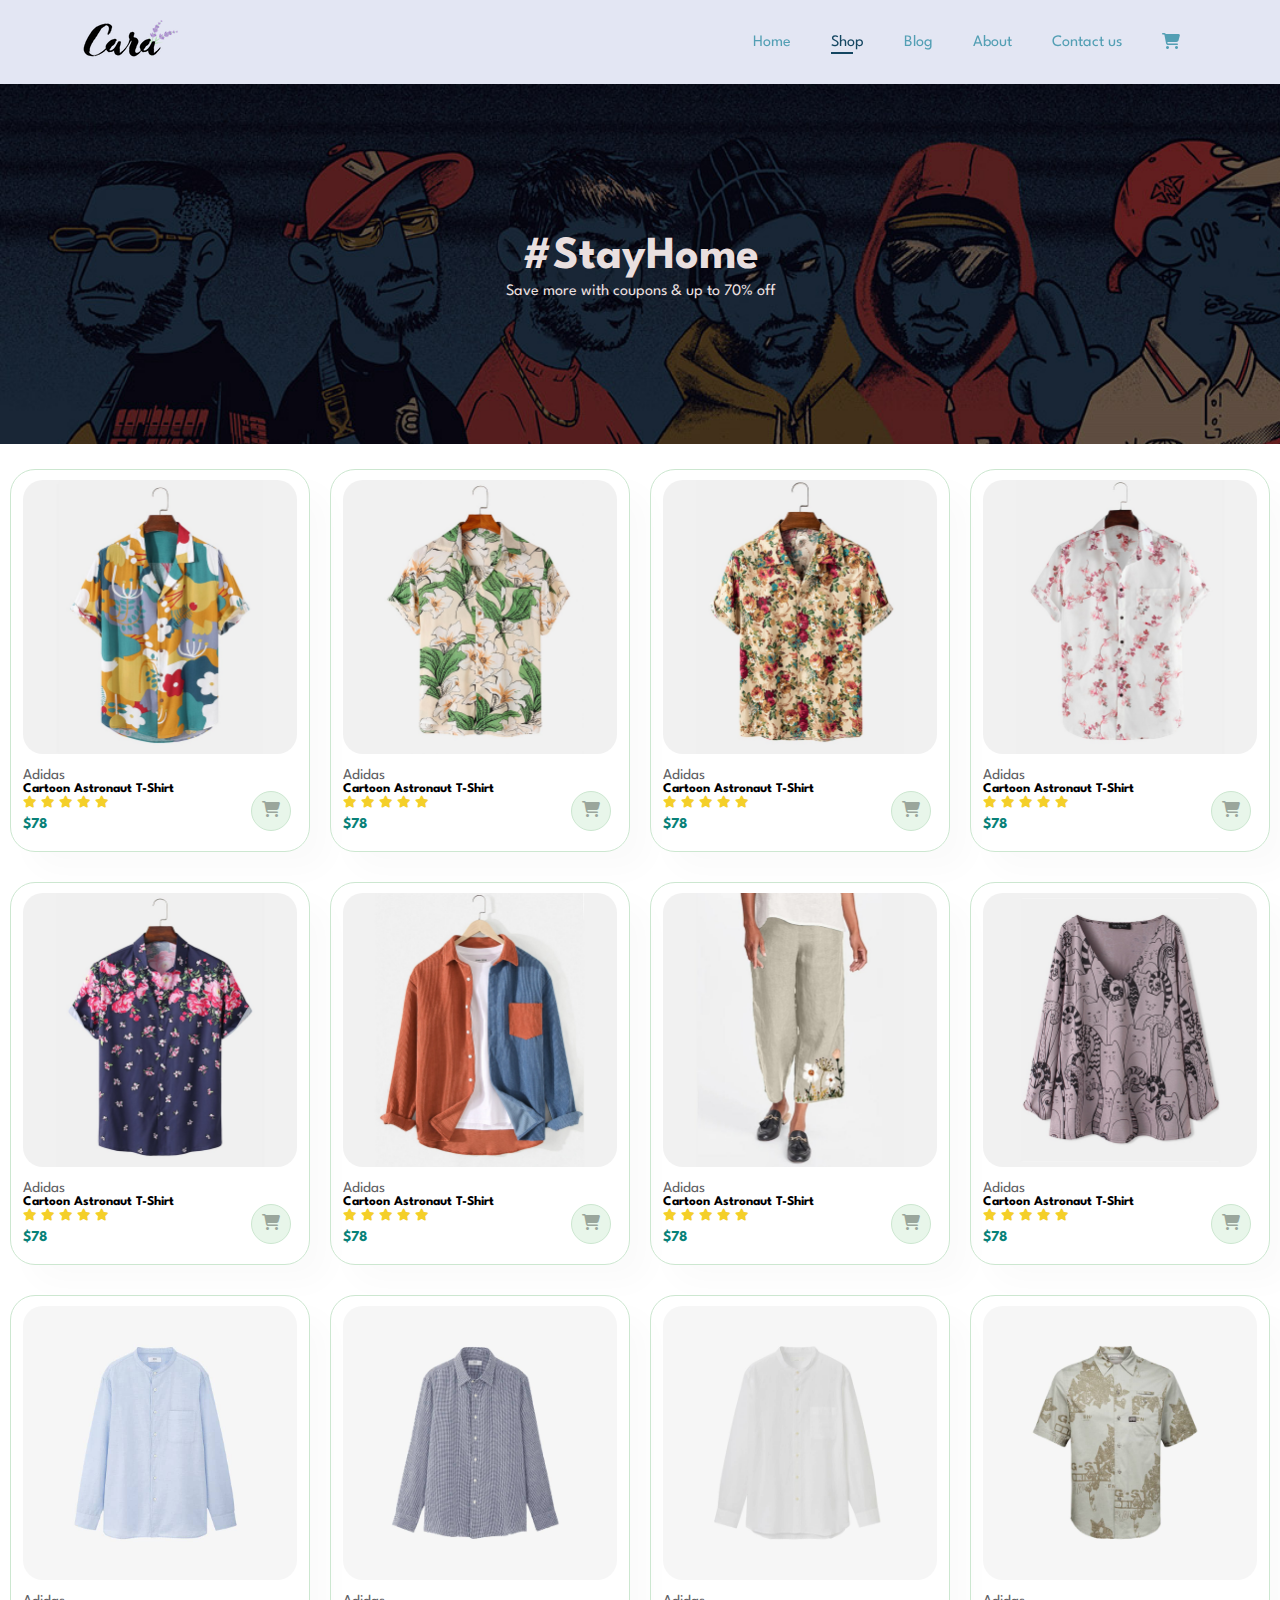
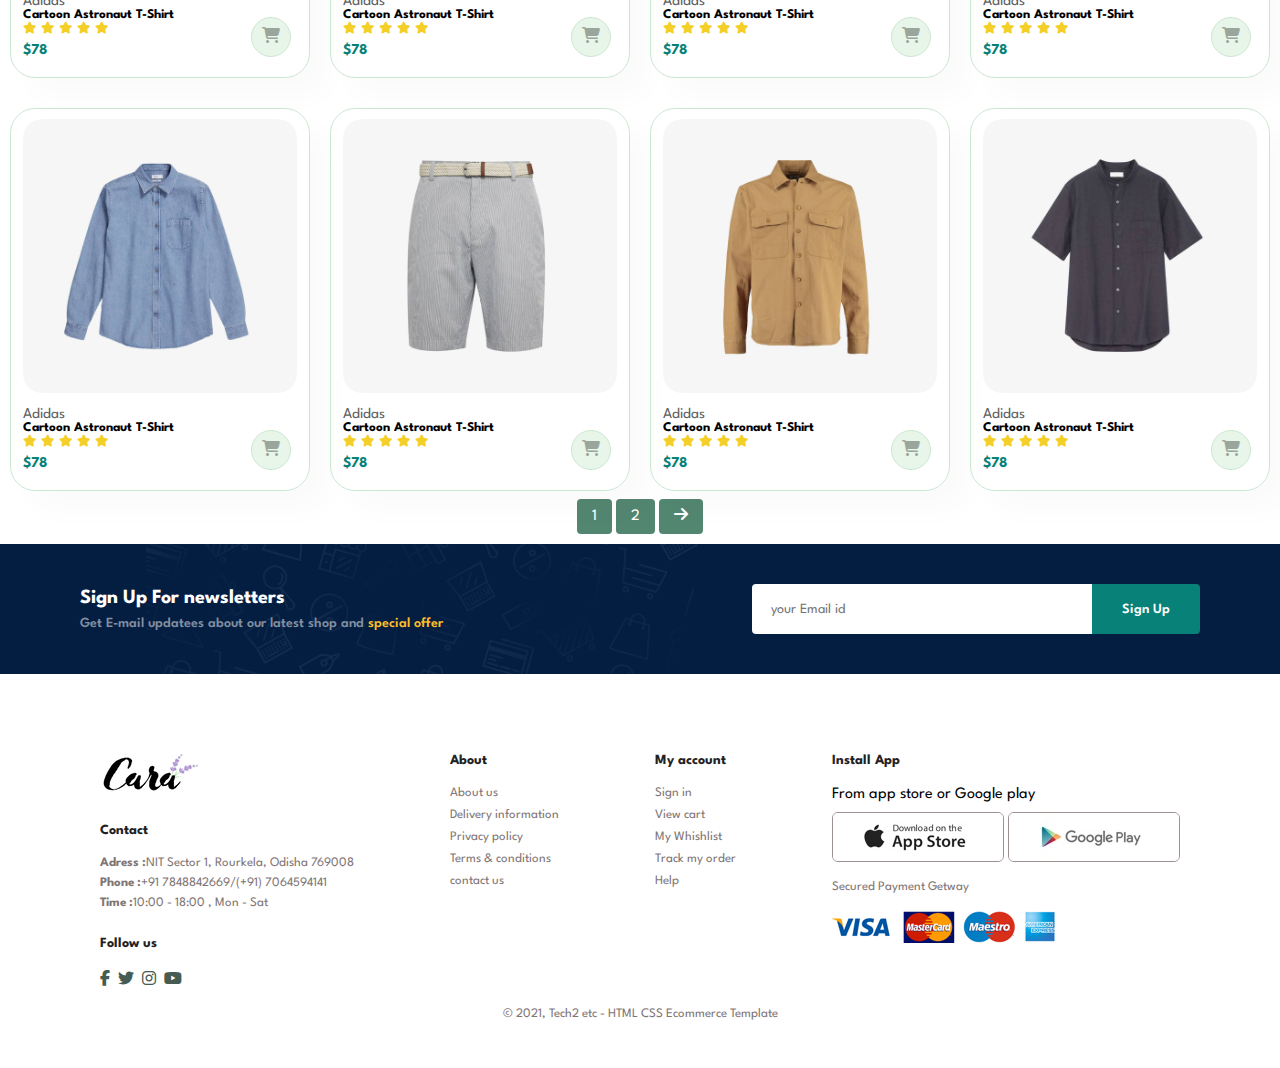
<file: shop.html>
<!DOCTYPE html>
<html lang="en">
<head>
    <meta charset="UTF-8">
    <meta name="viewport" content="width=device-width, initial-scale=1.0">
    <title>ecom</title>
    <link rel="stylesheet" href="https://cdnjs.cloudflare.com/ajax/libs/font-awesome/6.5.2/css/all.min.css">
    <link rel="stylesheet" href="style.css">
</head>

<body>
    <section id="header">
        <a href="#"><img src="img/logo.png" class="logo" alt=""></a>
        <div>
            <ul id="navbar">
                <li><a href="index.html">Home</a></li>
                <li><a class="active"href="shop.html">Shop</a></li> 
                <li><a href="blog.html">Blog</a></li>
                <li><a href="about.html">About</a></li>
                <li><a href="contact.html">Contact us</a></li>
                <li><a id="lg-bag" href="cart.html"><i class="fa fa-shopping-cart" aria-hidden="true"></i></a></li>
                <a href="#" id="close"><i class="fa fa-times" aria-hidden="true"></i></a>
            </ul>
        </div>
        <div id="mobile">
         <a href="cart.html"><i class="fa fa-shopping-cart" aria-hidden="true"></i></a>
         <i id="bar" class="fas fa-outdent"></i>
        </div>
    </section>

    <section id="page-header">

        <h2>#StayHome</h2>
        <p>Save more with coupons & up to 70% off</p>
        
    </section>

    <section id="product1">
        
        <div class="pro-container">
           
            <div class="pro" onclick="window.location.href='shop1.html'">
             <img src="img/products/f1.jpg" alt="">
              <div class="des">
                 <span>Adidas</span>
                 <h5>Cartoon Astronaut T-Shirt</h5>
                 <div class="star">
                    <i class="fas fa-star"></i>
                    <i class="fas fa-star"></i>
                    <i class="fas fa-star"></i>
                    <i class="fas fa-star"></i>
                    <i class="fas fa-star"></i>
                 </div>
                 <h4>$78</h4>
              </div>
              <a href="#"><i class="fa fa-shopping-cart cart" ></i></a>
           </div>
        
           <div class="pro">
            <img src="img/products/f2.jpg" alt="">
             <div class="des">
                <span>Adidas</span>
                <h5>Cartoon Astronaut T-Shirt</h5>
                <div class="star">
                   <i class="fas fa-star"></i>
                   <i class="fas fa-star"></i>
                   <i class="fas fa-star"></i>
                   <i class="fas fa-star"></i>
                   <i class="fas fa-star"></i>
                </div>
                <h4>$78</h4>
             </div>
             <a href="#"><i class="fa fa-shopping-cart cart" ></i></a>
          </div>
          <div class="pro">
            <img src="img/products/f3.jpg" alt="">
             <div class="des">
                <span>Adidas</span>
                <h5>Cartoon Astronaut T-Shirt</h5>
                <div class="star">
                   <i class="fas fa-star"></i>
                   <i class="fas fa-star"></i>
                   <i class="fas fa-star"></i>
                   <i class="fas fa-star"></i>
                   <i class="fas fa-star"></i>
                </div>
                <h4>$78</h4>
             </div>
             <a href="#"><i class="fa fa-shopping-cart cart" ></i></a>
          </div>
          <div class="pro">
            <img src="img/products/f4.jpg" alt="">
             <div class="des">
                <span>Adidas</span>
                <h5>Cartoon Astronaut T-Shirt</h5>
                <div class="star">
                   <i class="fas fa-star"></i>
                   <i class="fas fa-star"></i>
                   <i class="fas fa-star"></i>
                   <i class="fas fa-star"></i>
                   <i class="fas fa-star"></i>
                </div>
                <h4>$78</h4>
             </div>
             <a href="#"><i class="fa fa-shopping-cart cart" ></i></a>
          </div>
          <div class="pro">
            <img src="img/products/f5.jpg" alt="">
             <div class="des">
                <span>Adidas</span>
                <h5>Cartoon Astronaut T-Shirt</h5>
                <div class="star">
                   <i class="fas fa-star"></i>
                   <i class="fas fa-star"></i>
                   <i class="fas fa-star"></i>
                   <i class="fas fa-star"></i>
                   <i class="fas fa-star"></i>
                </div>
                <h4>$78</h4>
             </div>
             <a href="#"><i class="fa fa-shopping-cart cart" ></i></a>
          </div>
          <div class="pro">
            <img src="img/products/f6.jpg" alt="">
             <div class="des">
                <span>Adidas</span>
                <h5>Cartoon Astronaut T-Shirt</h5>
                <div class="star">
                   <i class="fas fa-star"></i>
                   <i class="fas fa-star"></i>
                   <i class="fas fa-star"></i>
                   <i class="fas fa-star"></i>
                   <i class="fas fa-star"></i>
                </div>
                <h4>$78</h4>
             </div>
             <a href="#"><i class="fa fa-shopping-cart cart" ></i></a>
          </div>
          <div class="pro">
            <img src="img/products/f7.jpg" alt="">
             <div class="des">
                <span>Adidas</span>
                <h5>Cartoon Astronaut T-Shirt</h5>
                <div class="star">
                   <i class="fas fa-star"></i>
                   <i class="fas fa-star"></i>
                   <i class="fas fa-star"></i>
                   <i class="fas fa-star"></i>
                   <i class="fas fa-star"></i>
                </div>
                <h4>$78</h4>
             </div>
             <a href="#"><i class="fa fa-shopping-cart cart" ></i></a>
          </div>
          <div class="pro">
            <img src="img/products/f8.jpg" alt="">
             <div class="des">
                <span>Adidas</span>
                <h5>Cartoon Astronaut T-Shirt</h5>
                <div class="star">
                   <i class="fas fa-star"></i>
                   <i class="fas fa-star"></i>
                   <i class="fas fa-star"></i>
                   <i class="fas fa-star"></i>
                   <i class="fas fa-star"></i>
                </div>
                <h4>$78</h4>
             </div>
             <a href="#"><i class="fa fa-shopping-cart cart" ></i></a>
          </div>
           
        
           <div class="pro">
             <img src="img/products/n1.jpg" alt="">
              <div class="des">
                 <span>Adidas</span>
                 <h5>Cartoon Astronaut T-Shirt</h5>
                 <div class="star">
                    <i class="fas fa-star"></i>
                    <i class="fas fa-star"></i>
                    <i class="fas fa-star"></i>
                    <i class="fas fa-star"></i>
                    <i class="fas fa-star"></i>
                 </div>
                 <h4>$78</h4>
              </div>
              <a href="#"><i class="fa fa-shopping-cart cart" ></i></a>
           </div>
           <div class="pro">
            <img src="img/products/n2.jpg" alt="">
             <div class="des">
                <span>Adidas</span>
                <h5>Cartoon Astronaut T-Shirt</h5>
                <div class="star">
                   <i class="fas fa-star"></i>
                   <i class="fas fa-star"></i>
                   <i class="fas fa-star"></i>
                   <i class="fas fa-star"></i>
                   <i class="fas fa-star"></i>
                </div>
                <h4>$78</h4>
             </div>
             <a href="#"><i class="fa fa-shopping-cart cart" ></i></a>
          </div>
          <div class="pro">
            <img src="img/products/n3.jpg" alt="">
             <div class="des">
                <span>Adidas</span>
                <h5>Cartoon Astronaut T-Shirt</h5>
                <div class="star">
                   <i class="fas fa-star"></i>
                   <i class="fas fa-star"></i>
                   <i class="fas fa-star"></i>
                   <i class="fas fa-star"></i>
                   <i class="fas fa-star"></i>
                </div>
                <h4>$78</h4>
             </div>
             <a href="#"><i class="fa fa-shopping-cart cart" ></i></a>
          </div>
          <div class="pro">
            <img src="img/products/n4.jpg" alt="">
             <div class="des">
                <span>Adidas</span>
                <h5>Cartoon Astronaut T-Shirt</h5>
                <div class="star">
                   <i class="fas fa-star"></i>
                   <i class="fas fa-star"></i>
                   <i class="fas fa-star"></i>
                   <i class="fas fa-star"></i>
                   <i class="fas fa-star"></i>
                </div>
                <h4>$78</h4>
             </div>
             <a href="#"><i class="fa fa-shopping-cart cart" ></i></a>
          </div>
          <div class="pro">
            <img src="img/products/n5.jpg" alt="">
             <div class="des">
                <span>Adidas</span>
                <h5>Cartoon Astronaut T-Shirt</h5>
                <div class="star">
                   <i class="fas fa-star"></i>
                   <i class="fas fa-star"></i>
                   <i class="fas fa-star"></i>
                   <i class="fas fa-star"></i>
                   <i class="fas fa-star"></i>
                </div>
                <h4>$78</h4>
             </div>
             <a href="#"><i class="fa fa-shopping-cart cart" ></i></a>
          </div>
          <div class="pro">
            <img src="img/products/n6.jpg" alt="">
             <div class="des">
                <span>Adidas</span>
                <h5>Cartoon Astronaut T-Shirt</h5>
                <div class="star">
                   <i class="fas fa-star"></i>
                   <i class="fas fa-star"></i>
                   <i class="fas fa-star"></i>
                   <i class="fas fa-star"></i>
                   <i class="fas fa-star"></i>
                </div>
                <h4>$78</h4>
             </div>
             <a href="#"><i class="fa fa-shopping-cart cart" ></i></a>
          </div>
          <div class="pro">
            <img src="img/products/n7.jpg" alt="">
             <div class="des">
                <span>Adidas</span>
                <h5>Cartoon Astronaut T-Shirt</h5>
                <div class="star">
                   <i class="fas fa-star"></i>
                   <i class="fas fa-star"></i>
                   <i class="fas fa-star"></i>
                   <i class="fas fa-star"></i>
                   <i class="fas fa-star"></i>
                </div>
                <h4>$78</h4>
             </div>
             <a href="#"><i class="fa fa-shopping-cart cart" ></i></a>
          </div>
          <div class="pro">
            <img src="img/products/n8.jpg" alt="">
             <div class="des">
                <span>Adidas</span>
                <h5>Cartoon Astronaut T-Shirt</h5>
                <div class="star">
                   <i class="fas fa-star"></i>
                   <i class="fas fa-star"></i>
                   <i class="fas fa-star"></i>
                   <i class="fas fa-star"></i>
                   <i class="fas fa-star"></i>
                </div>
                <h4>$78</h4>
             </div>
             <a href="#"><i class="fa fa-shopping-cart cart" ></i></a>
          </div>
           
        </div>
    </section>

    <section id="slider-bar">
        <div>
            <a href="#">1</a>
            <a href="#">2</a>
            <a href="shop_more.html"><i class="fa-solid fa-arrow-right"></i></a>
        </div>
    </section>

    <section id="newsletter" class="section-p1 section-m1">
      <div class="newstext">
         <h4>Sign Up For newsletters</h4>
         <p>Get E-mail updatees about our latest shop and <span>special offer</span></p>
      </div>
      <div class="form">
         <input type="text" placeholder="your Email id">
         <button class="normal"> Sign Up</button>
      </div>
    </section>

   <footer class="section-p1">
      <div class="col">
         <img class="logo" src="img/logo.png">
         <h4>Contact</h4>
         <p><strong>Adress :</strong>NIT Sector 1, Rourkela, Odisha 769008</p>
         <p><strong>Phone :</strong>+91 7848842669/(+91) 7064594141</p>
         <p><strong>Time :</strong>10:00 - 18:00 , Mon - Sat</p>
         <div class="follow">
            <h4>Follow us</h4>
            <div class="icon">
               <i class="fab fa-facebook-f"></i>
               <i class="fab fa-twitter"></i>
               <i class="fab fa-instagram"></i>
               <i class="fab fa-youtube"></i>
            </div>
         </div>
      </div>
      <div class="col">
         <h4>About</h4>
         <a href="#">About us</a>
         <a href="#">Delivery information</a>
         <a href="#">Privacy policy</a>
         <a href="#">Terms & conditions</a>
         <a href="#">contact us</a>
      </div>
      <div class="col">
         <h4>My account</h4>
         <a href="#">Sign in</a>
         <a href="#">View cart</a>
         <a href="#">My Whishlist</a>
         <a href="#">Track my order</a>
         <a href="#">Help</a>
      </div>
      <div class="col install">
         <h4>Install App</h4>
         <p4>From app store or Google play </p4>
         <div class="row">
            <img src="img/pay/app.jpg">
            <img src="img/pay/play.jpg">
         </div>
         <p>Secured Payment Getway</p>
         <img src="img/pay/pay.png">
      </div>
      <div class="copyright">
         <p>© 2021, Tech2 etc - HTML CSS Ecommerce Template</p>
      </div>
   </footer>

 <script src="script.js"></script>   
</body>

</html>
</file>
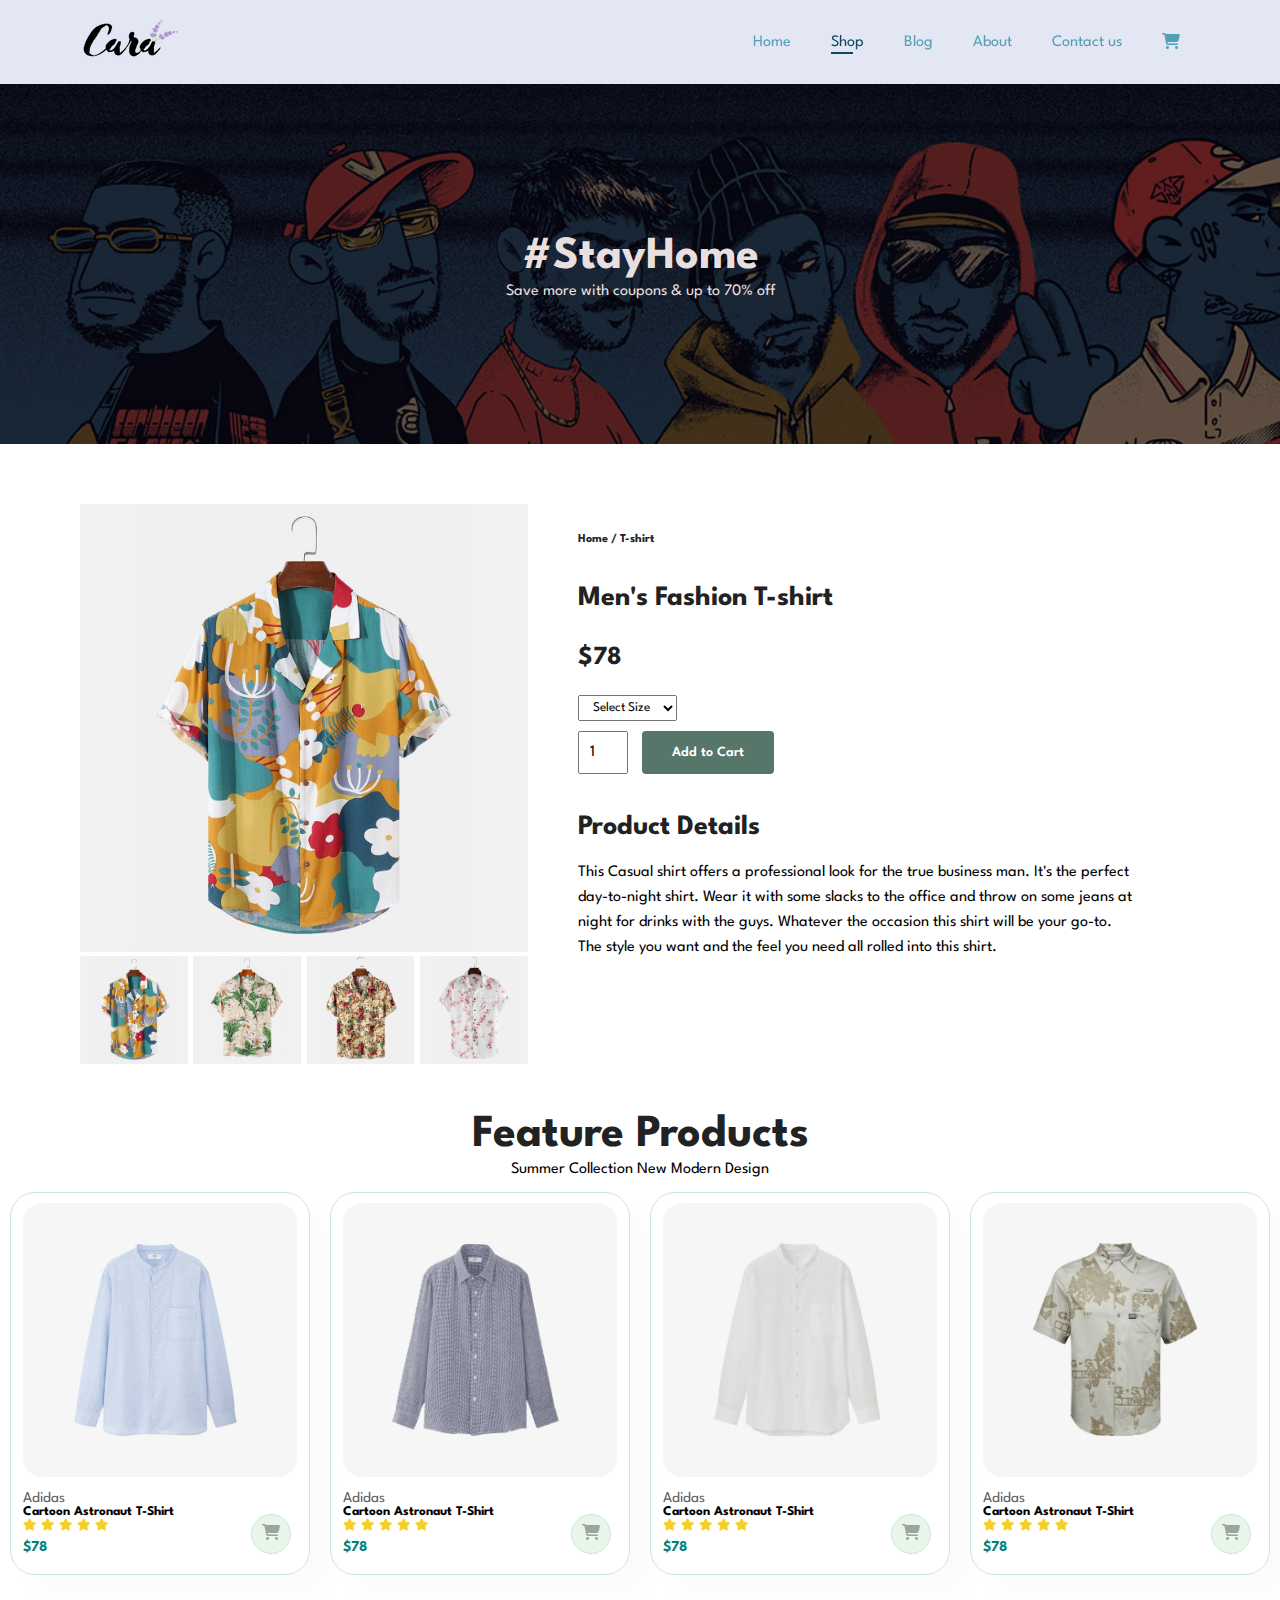
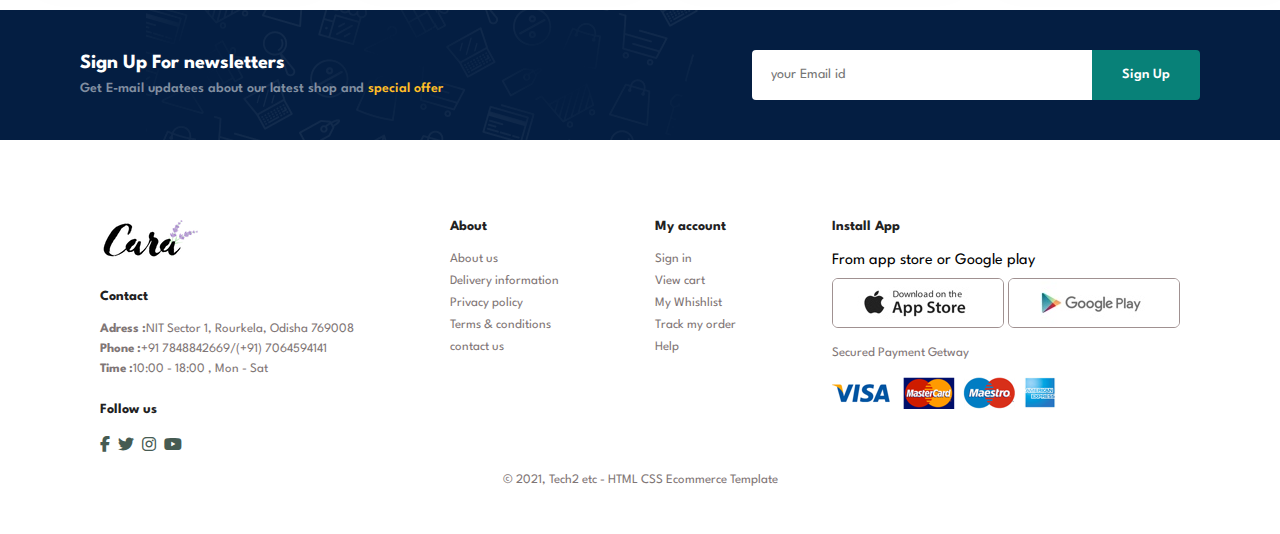
<file: shop1.html>
<!DOCTYPE html>
<html lang="en">
<head>
    <meta charset="UTF-8">
    <meta name="viewport" content="width=device-width, initial-scale=1.0">
    <title>ecom</title>
    <link rel="stylesheet" href="https://cdnjs.cloudflare.com/ajax/libs/font-awesome/6.5.2/css/all.min.css">
    <link rel="stylesheet" href="style.css">
 </head>

 <body>
    <section id="header">
        <a href="#"><img src="img/logo.png" class="logo" alt=""></a>
        <div>
            <ul id="navbar">
                <li><a href="index.html">Home</a></li>
                <li><a class="active"href="shop.html">Shop</a></li> 
                <li><a href="blog.html">Blog</a></li>
                <li><a href="about.html">About</a></li>
                <li><a href="contact.html">Contact us</a></li>
                <li><a id="lg-bag" href="cart.html"><i class="fa fa-shopping-cart" aria-hidden="true"></i></a></li>
                <a href="#" id="close"><i class="fa fa-times" aria-hidden="true"></i></a>
            </ul>
        </div>
        <div id="mobile">
         <a href="cart.html"><i class="fa fa-shopping-cart" aria-hidden="true"></i></a>
         <i id="bar" class="fas fa-outdent"></i>
        </div>
    </section>

    <section id="page-header">

        <h2>#StayHome</h2>
        <p>Save more with coupons & up to 70% off</p>
        
    </section>

    <section id="pro-detail" class="section-p1">
        <div class="single-pro-image">
            <img src="img/products/f1.jpg" width="100%" id="MainImg" alt="">

           <div class="small-image-group">
            <div class="small-image-col">
                <img src="img/products/f1.jpg" width="100%" class="small-image" alt="">
            </div>
            <div class="small-image-col">
                <img src="img/products/f2.jpg" width="100%" class="small-image" alt="">
            </div>
            <div class="small-image-col">
                <img src="img/products/f3.jpg" width="100%" class="small-image" alt="">
            </div>
            <div class="small-image-col">
                <img src="img/products/f4.jpg" width="100%" class="small-image" alt="">
            </div>
           </div>
        </div>
        <div class="single-pro-detail">
          <h6>Home / T-shirt</h6>
          <h4>Men's Fashion T-shirt</h4>
          <h2>$78</h2>
          <select>
            <option>Select Size</option>
            <option>XXL</option>
            <option>XL</option>
            <option>L</option>
            <option>M</option>
            <option>S</option>
          </select>
         
          <input type="number" value="1">
          <button class="normal">Add to Cart</button>
          
          <h4>Product Details</h4>
          <span>
            This Casual shirt offers a professional look for the true business man. It's the perfect day-to-night shirt. Wear it with some slacks to the office and throw on some jeans at night for drinks with the guys. Whatever the occasion this shirt will be your go-to. The style you want and the feel you need all rolled into this shirt.

          </span>
        </div>

    </section>

    <section id="product1">
      <h2>Feature Products</h2>
      <p>Summer Collection New Modern Design</p>
      <div class="pro-container">
         <div class="pro">
           <img src="img/products/n1.jpg" alt="">
            <div class="des">
               <span>Adidas</span>
               <h5>Cartoon Astronaut T-Shirt</h5>
               <div class="star">
                  <i class="fas fa-star"></i>
                  <i class="fas fa-star"></i>
                  <i class="fas fa-star"></i>
                  <i class="fas fa-star"></i>
                  <i class="fas fa-star"></i>
               </div>
               <h4>$78</h4>
            </div>
            <a href="#"><i class="fa fa-shopping-cart cart" ></i></a>
         </div>
         <div class="pro">
          <img src="img/products/n2.jpg" alt="">
           <div class="des">
              <span>Adidas</span>
              <h5>Cartoon Astronaut T-Shirt</h5>
              <div class="star">
                 <i class="fas fa-star"></i>
                 <i class="fas fa-star"></i>
                 <i class="fas fa-star"></i>
                 <i class="fas fa-star"></i>
                 <i class="fas fa-star"></i>
              </div>
              <h4>$78</h4>
           </div>
           <a href="#"><i class="fa fa-shopping-cart cart" ></i></a>
        </div>
        <div class="pro">
          <img src="img/products/n3.jpg" alt="">
           <div class="des">
              <span>Adidas</span>
              <h5>Cartoon Astronaut T-Shirt</h5>
              <div class="star">
                 <i class="fas fa-star"></i>
                 <i class="fas fa-star"></i>
                 <i class="fas fa-star"></i>
                 <i class="fas fa-star"></i>
                 <i class="fas fa-star"></i>
              </div>
              <h4>$78</h4>
           </div>
           <a href="#"><i class="fa fa-shopping-cart cart" ></i></a>
        </div>
        <div class="pro">
          <img src="img/products/n4.jpg" alt="">
           <div class="des">
              <span>Adidas</span>
              <h5>Cartoon Astronaut T-Shirt</h5>
              <div class="star">
                 <i class="fas fa-star"></i>
                 <i class="fas fa-star"></i>
                 <i class="fas fa-star"></i>
                 <i class="fas fa-star"></i>
                 <i class="fas fa-star"></i>
              </div>
              <h4>$78</h4>
           </div>
           <a href="#"><i class="fa fa-shopping-cart cart" ></i></a>
        </div>
        
         
      </div>
    </section>

    <section id="newsletter" class="section-p1 section-m1">
      <div class="newstext">
         <h4>Sign Up For newsletters</h4>
         <p>Get E-mail updatees about our latest shop and <span>special offer</span></p>
      </div>
      <div class="form">
         <input type="text" placeholder="your Email id">
         <button class="normal"> Sign Up</button>
      </div>
    </section>

    <footer class="section-p1">
      <div class="col">
         <img class="logo" src="img/logo.png">
         <h4>Contact</h4>
         <p><strong>Adress :</strong>NIT Sector 1, Rourkela, Odisha 769008</p>
         <p><strong>Phone :</strong>+91 7848842669/(+91) 7064594141</p>
         <p><strong>Time :</strong>10:00 - 18:00 , Mon - Sat</p>
         <div class="follow">
            <h4>Follow us</h4>
            <div class="icon">
               <i class="fab fa-facebook-f"></i>
               <i class="fab fa-twitter"></i>
               <i class="fab fa-instagram"></i>
               <i class="fab fa-youtube"></i>
            </div>
         </div>
      </div>
      <div class="col">
         <h4>About</h4>
         <a href="#">About us</a>
         <a href="#">Delivery information</a>
         <a href="#">Privacy policy</a>
         <a href="#">Terms & conditions</a>
         <a href="#">contact us</a>
      </div>
      <div class="col">
         <h4>My account</h4>
         <a href="#">Sign in</a>
         <a href="#">View cart</a>
         <a href="#">My Whishlist</a>
         <a href="#">Track my order</a>
         <a href="#">Help</a>
      </div>
      <div class="col install">
         <h4>Install App</h4>
         <p4>From app store or Google play </p4>
         <div class="row">
            <img src="img/pay/app.jpg">
            <img src="img/pay/play.jpg">
         </div>
         <p>Secured Payment Getway</p>
         <img src="img/pay/pay.png">
      </div>
      <div class="copyright">
         <p>© 2021, Tech2 etc - HTML CSS Ecommerce Template</p>
      </div>
    </footer>
    <script>

      var MainImg = document.getElementById("MainImg");
      var SmallImg = document.getElementsByClassName("small-image");
      SmallImg[0].onclick= function(){
         MainImg.src = SmallImg[0].src;
      }
      SmallImg[1].onclick= function(){
         MainImg.src = SmallImg[1].src;
      }
      SmallImg[2].onclick= function(){
         MainImg.src = SmallImg[2].src;
      }
      SmallImg[3].onclick= function(){
         MainImg.src = SmallImg[3].src;
      }

    </script>

    <script src="script.js"></script>   
 </body>

</html>
</file>
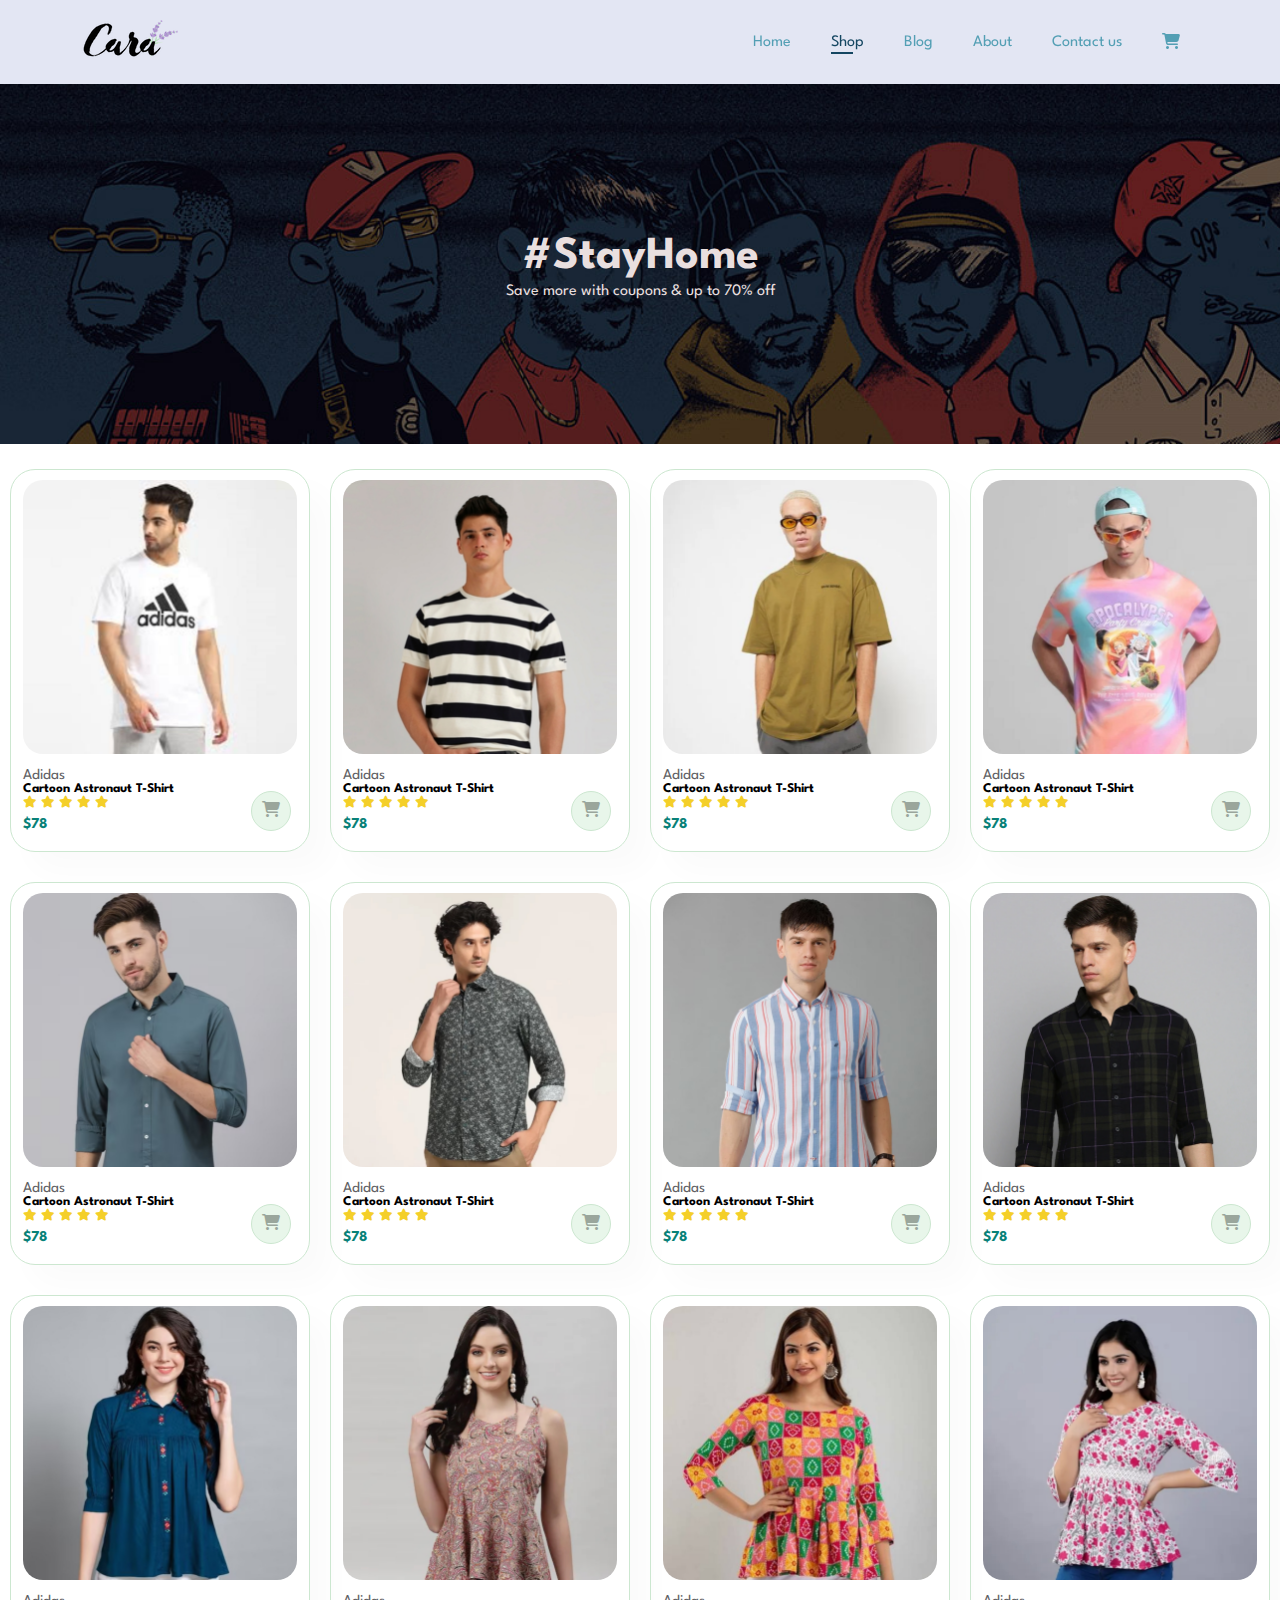
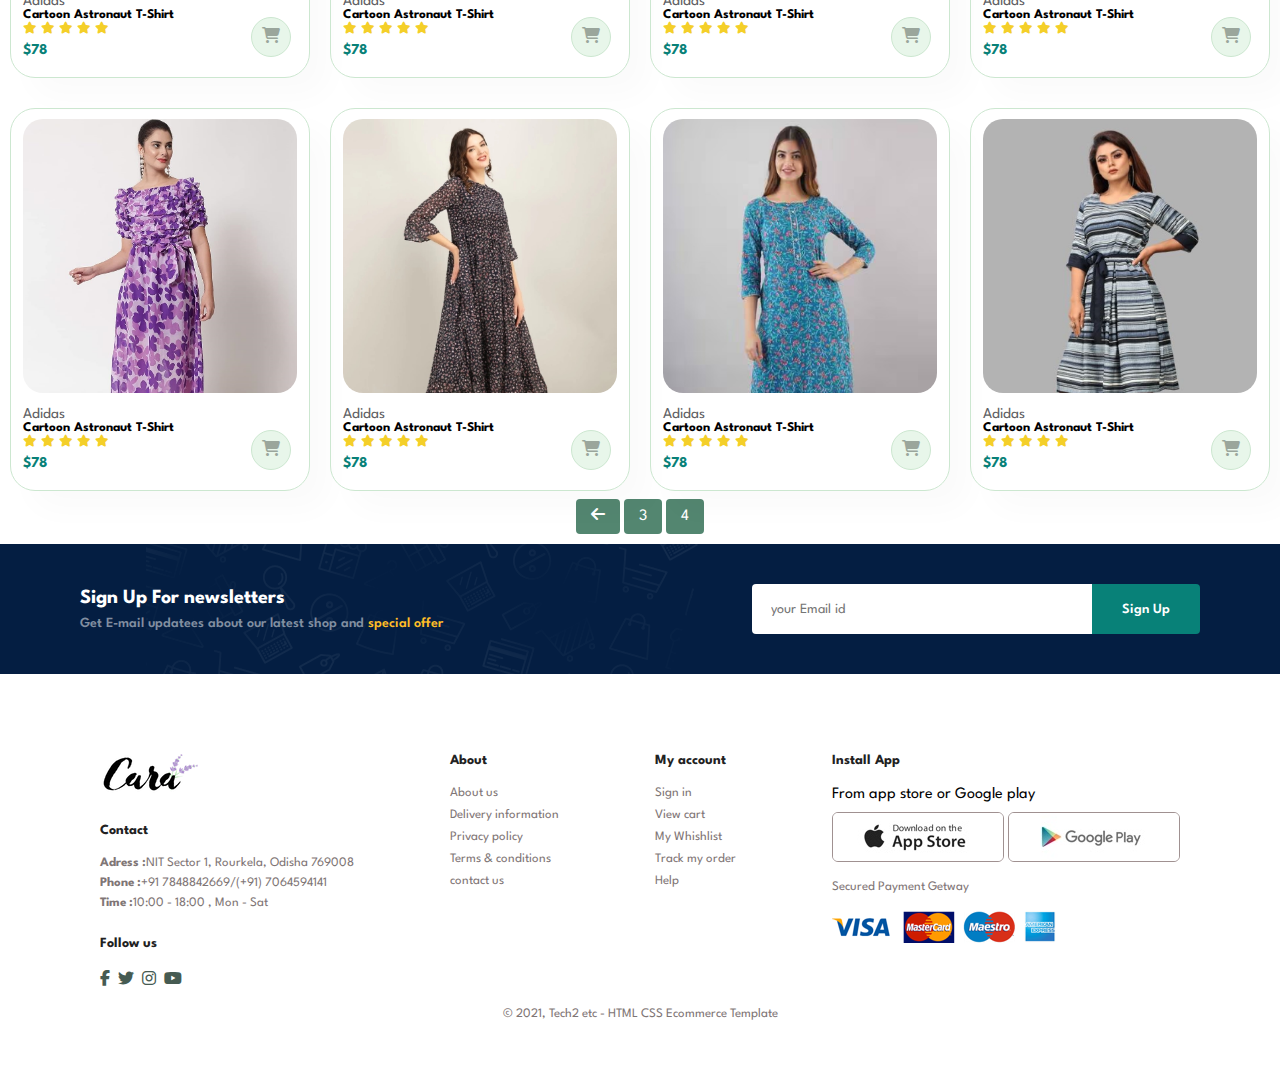
<file: shop_more.html>
<!DOCTYPE html>
<html lang="en">
<head>
    <meta charset="UTF-8">
    <meta name="viewport" content="width=device-width, initial-scale=1.0">
    <title>ecom</title>
    <link rel="stylesheet" href="https://cdnjs.cloudflare.com/ajax/libs/font-awesome/6.5.2/css/all.min.css">
    <link rel="stylesheet" href="style.css">
</head>

<body>
    <section id="header">
        <a href="#"><img src="img/logo.png" class="logo" alt=""></a>
        <div>
            <ul id="navbar">
                <li><a href="index.html">Home</a></li>
                <li><a class="active"href="shop.html">Shop</a></li> 
                <li><a href="blog.html">Blog</a></li>
                <li><a href="about.html">About</a></li>
                <li><a href="contact.html">Contact us</a></li>
                <li><a id="lg-bag" href="cart.html"><i class="fa fa-shopping-cart" aria-hidden="true"></i></a></li>
                <a href="#" id="close"><i class="fa fa-times" aria-hidden="true"></i></a>
            </ul>
        </div>
        <div id="mobile">
         <a href="cart.html"><i class="fa fa-shopping-cart" aria-hidden="true"></i></a>
         <i id="bar" class="fas fa-outdent"></i>
        </div>
    </section>

    <section id="page-header">

        <h2>#StayHome</h2>
        <p>Save more with coupons & up to 70% off</p>
        
    </section>

    <section id="product1">
        
        <div class="pro-container">
           
            <div class="pro" onclick="window.location.href='shop1.html'">
             <img src="img/products/t1.jpg" alt="">
              <div class="des">
                 <span>Adidas</span>
                 <h5>Cartoon Astronaut T-Shirt</h5>
                 <div class="star">
                    <i class="fas fa-star"></i>
                    <i class="fas fa-star"></i>
                    <i class="fas fa-star"></i>
                    <i class="fas fa-star"></i>
                    <i class="fas fa-star"></i>
                 </div>
                 <h4>$78</h4>
              </div>
              <a href="#"><i class="fa fa-shopping-cart cart" ></i></a>
           </div>
        
           <div class="pro">
            <img src="img/products/t2.jpg" alt="">
             <div class="des">
                <span>Adidas</span>
                <h5>Cartoon Astronaut T-Shirt</h5>
                <div class="star">
                   <i class="fas fa-star"></i>
                   <i class="fas fa-star"></i>
                   <i class="fas fa-star"></i>
                   <i class="fas fa-star"></i>
                   <i class="fas fa-star"></i>
                </div>
                <h4>$78</h4>
             </div>
             <a href="#"><i class="fa fa-shopping-cart cart" ></i></a>
          </div>
          <div class="pro">
            <img src="img/products/t4.jpg" alt="">
             <div class="des">
                <span>Adidas</span>
                <h5>Cartoon Astronaut T-Shirt</h5>
                <div class="star">
                   <i class="fas fa-star"></i>
                   <i class="fas fa-star"></i>
                   <i class="fas fa-star"></i>
                   <i class="fas fa-star"></i>
                   <i class="fas fa-star"></i>
                </div>
                <h4>$78</h4>
             </div>
             <a href="#"><i class="fa fa-shopping-cart cart" ></i></a>
          </div>
          <div class="pro">
            <img src="img/products/t5.jpg" alt="">
             <div class="des">
                <span>Adidas</span>
                <h5>Cartoon Astronaut T-Shirt</h5>
                <div class="star">
                   <i class="fas fa-star"></i>
                   <i class="fas fa-star"></i>
                   <i class="fas fa-star"></i>
                   <i class="fas fa-star"></i>
                   <i class="fas fa-star"></i>
                </div>
                <h4>$78</h4>
             </div>
             <a href="#"><i class="fa fa-shopping-cart cart" ></i></a>
          </div>
          <div class="pro">
            <img src="img/products/s1.jpg" alt="">
             <div class="des">
                <span>Adidas</span>
                <h5>Cartoon Astronaut T-Shirt</h5>
                <div class="star">
                   <i class="fas fa-star"></i>
                   <i class="fas fa-star"></i>
                   <i class="fas fa-star"></i>
                   <i class="fas fa-star"></i>
                   <i class="fas fa-star"></i>
                </div>
                <h4>$78</h4>
             </div>
             <a href="#"><i class="fa fa-shopping-cart cart" ></i></a>
          </div>
          <div class="pro">
            <img src="img/products/s2.jpg" alt="">
             <div class="des">
                <span>Adidas</span>
                <h5>Cartoon Astronaut T-Shirt</h5>
                <div class="star">
                   <i class="fas fa-star"></i>
                   <i class="fas fa-star"></i>
                   <i class="fas fa-star"></i>
                   <i class="fas fa-star"></i>
                   <i class="fas fa-star"></i>
                </div>
                <h4>$78</h4>
             </div>
             <a href="#"><i class="fa fa-shopping-cart cart" ></i></a>
          </div>
          <div class="pro">
            <img src="img/products/s3.jpg" alt="">
             <div class="des">
                <span>Adidas</span>
                <h5>Cartoon Astronaut T-Shirt</h5>
                <div class="star">
                   <i class="fas fa-star"></i>
                   <i class="fas fa-star"></i>
                   <i class="fas fa-star"></i>
                   <i class="fas fa-star"></i>
                   <i class="fas fa-star"></i>
                </div>
                <h4>$78</h4>
             </div>
             <a href="#"><i class="fa fa-shopping-cart cart" ></i></a>
          </div>
          <div class="pro">
            <img src="img/products/s4.jpg" alt="">
             <div class="des">
                <span>Adidas</span>
                <h5>Cartoon Astronaut T-Shirt</h5>
                <div class="star">
                   <i class="fas fa-star"></i>
                   <i class="fas fa-star"></i>
                   <i class="fas fa-star"></i>
                   <i class="fas fa-star"></i>
                   <i class="fas fa-star"></i>
                </div>
                <h4>$78</h4>
             </div>
             <a href="#"><i class="fa fa-shopping-cart cart" ></i></a>
          </div>
           
        
           <div class="pro">
             <img src="img/products/g1.jpg" alt="">
              <div class="des">
                 <span>Adidas</span>
                 <h5>Cartoon Astronaut T-Shirt</h5>
                 <div class="star">
                    <i class="fas fa-star"></i>
                    <i class="fas fa-star"></i>
                    <i class="fas fa-star"></i>
                    <i class="fas fa-star"></i>
                    <i class="fas fa-star"></i>
                 </div>
                 <h4>$78</h4>
              </div>
              <a href="#"><i class="fa fa-shopping-cart cart" ></i></a>
           </div>
           <div class="pro">
            <img src="img/products/g2.jpg" alt="">
             <div class="des">
                <span>Adidas</span>
                <h5>Cartoon Astronaut T-Shirt</h5>
                <div class="star">
                   <i class="fas fa-star"></i>
                   <i class="fas fa-star"></i>
                   <i class="fas fa-star"></i>
                   <i class="fas fa-star"></i>
                   <i class="fas fa-star"></i>
                </div>
                <h4>$78</h4>
             </div>
             <a href="#"><i class="fa fa-shopping-cart cart" ></i></a>
          </div>
          <div class="pro">
            <img src="img/products/g3.jpg" alt="">
             <div class="des">
                <span>Adidas</span>
                <h5>Cartoon Astronaut T-Shirt</h5>
                <div class="star">
                   <i class="fas fa-star"></i>
                   <i class="fas fa-star"></i>
                   <i class="fas fa-star"></i>
                   <i class="fas fa-star"></i>
                   <i class="fas fa-star"></i>
                </div>
                <h4>$78</h4>
             </div>
             <a href="#"><i class="fa fa-shopping-cart cart" ></i></a>
          </div>
          <div class="pro">
            <img src="img/products/g4.jpg" alt="">
             <div class="des">
                <span>Adidas</span>
                <h5>Cartoon Astronaut T-Shirt</h5>
                <div class="star">
                   <i class="fas fa-star"></i>
                   <i class="fas fa-star"></i>
                   <i class="fas fa-star"></i>
                   <i class="fas fa-star"></i>
                   <i class="fas fa-star"></i>
                </div>
                <h4>$78</h4>
             </div>
             <a href="#"><i class="fa fa-shopping-cart cart" ></i></a>
          </div>
          <div class="pro">
            <img src="img/products/k1.jpg" alt="">
             <div class="des">
                <span>Adidas</span>
                <h5>Cartoon Astronaut T-Shirt</h5>
                <div class="star">
                   <i class="fas fa-star"></i>
                   <i class="fas fa-star"></i>
                   <i class="fas fa-star"></i>
                   <i class="fas fa-star"></i>
                   <i class="fas fa-star"></i>
                </div>
                <h4>$78</h4>
             </div>
             <a href="#"><i class="fa fa-shopping-cart cart" ></i></a>
          </div>
          <div class="pro">
            <img src="img/products/k2.jpg" alt="">
             <div class="des">
                <span>Adidas</span>
                <h5>Cartoon Astronaut T-Shirt</h5>
                <div class="star">
                   <i class="fas fa-star"></i>
                   <i class="fas fa-star"></i>
                   <i class="fas fa-star"></i>
                   <i class="fas fa-star"></i>
                   <i class="fas fa-star"></i>
                </div>
                <h4>$78</h4>
             </div>
             <a href="#"><i class="fa fa-shopping-cart cart" ></i></a>
          </div>
          <div class="pro">
            <img src="img/products/k3.jpg" alt="">
             <div class="des">
                <span>Adidas</span>
                <h5>Cartoon Astronaut T-Shirt</h5>
                <div class="star">
                   <i class="fas fa-star"></i>
                   <i class="fas fa-star"></i>
                   <i class="fas fa-star"></i>
                   <i class="fas fa-star"></i>
                   <i class="fas fa-star"></i>
                </div>
                <h4>$78</h4>
             </div>
             <a href="#"><i class="fa fa-shopping-cart cart" ></i></a>
          </div>
          <div class="pro">
            <img src="img/products/k4.jpg" alt="">
             <div class="des">
                <span>Adidas</span>
                <h5>Cartoon Astronaut T-Shirt</h5>
                <div class="star">
                   <i class="fas fa-star"></i>
                   <i class="fas fa-star"></i>
                   <i class="fas fa-star"></i>
                   <i class="fas fa-star"></i>
                   <i class="fas fa-star"></i>
                </div>
                <h4>$78</h4>
             </div>
             <a href="#"><i class="fa fa-shopping-cart cart" ></i></a>
          </div>
           
        </div>
    </section>

    <section id="slider-bar">
      <div>
          <a href="shop.html"><i class="fa-solid fa-arrow-left"></i></a>
          <a href="#">3</a>
          <a href="#">4</a>
      </div>
  </section>

    

    <section id="newsletter" class="section-p1 section-m1">
      <div class="newstext">
         <h4>Sign Up For newsletters</h4>
         <p>Get E-mail updatees about our latest shop and <span>special offer</span></p>
      </div>
      <div class="form">
         <input type="text" placeholder="your Email id">
         <button class="normal"> Sign Up</button>
      </div>
    </section>

   <footer class="section-p1">
      <div class="col">
         <img class="logo" src="img/logo.png">
         <h4>Contact</h4>
         <p><strong>Adress :</strong>NIT Sector 1, Rourkela, Odisha 769008</p>
         <p><strong>Phone :</strong>+91 7848842669/(+91) 7064594141</p>
         <p><strong>Time :</strong>10:00 - 18:00 , Mon - Sat</p>
         <div class="follow">
            <h4>Follow us</h4>
            <div class="icon">
               <i class="fab fa-facebook-f"></i>
               <i class="fab fa-twitter"></i>
               <i class="fab fa-instagram"></i>
               <i class="fab fa-youtube"></i>
            </div>
         </div>
      </div>
      <div class="col">
         <h4>About</h4>
         <a href="#">About us</a>
         <a href="#">Delivery information</a>
         <a href="#">Privacy policy</a>
         <a href="#">Terms & conditions</a>
         <a href="#">contact us</a>
      </div>
      <div class="col">
         <h4>My account</h4>
         <a href="#">Sign in</a>
         <a href="#">View cart</a>
         <a href="#">My Whishlist</a>
         <a href="#">Track my order</a>
         <a href="#">Help</a>
      </div>
      <div class="col install">
         <h4>Install App</h4>
         <p4>From app store or Google play </p4>
         <div class="row">
            <img src="img/pay/app.jpg">
            <img src="img/pay/play.jpg">
         </div>
         <p>Secured Payment Getway</p>
         <img src="img/pay/pay.png">
      </div>
      <div class="copyright">
         <p>© 2021, Tech2 etc - HTML CSS Ecommerce Template</p>
      </div>
   </footer>

 <script src="script.js"></script>   
</body>

</html>
</file>
<file: style.css>
@import url('https://fonts.googleapis.com/css2?family=Abril+Fatface&family=League+Spartan:wght@100..900&display=swap');
*{
    margin: 0;
    padding: 0;
    box-sizing: border-box;
    font-family: "League Spartan", sans-serif;
}
h1{
    font-size: 50px;
    line-height: 64px;
    color: #222;
}

h2{
    font-size: 46px;
    line-height: 54px;
    color: #222;
}

h4{
    font-size: 28px;
    color: #222;
}

h6{
    font-weight: 700;
    font-size: 12px;
    color: #222;
}
.section-p1{
    padding: 40px 80px;
}
.section-m1{
    margin: 20px 0;
}
button.normal{
    font-size: 14px;
    font-weight: 600;
    padding: 15px 30px;
    color: black;
    background-color: #fff;
    border-radius: 4px;
    cursor: pointer;
    border: none;
    outline: none;
    transition: 0.2s ease;
}
button.white{
    font-size: 13px;
    font-weight: 600;
    padding: 11px 18px;
    color:#fff;
    background-color:transparent;
    cursor: pointer;
    border: 1px solid #fff;
    outline: none;
    transition: 0.2s ease;
}
#header{
    display: flex;
    align-items: center;
    justify-content: space-between;
    padding: 20px 80px;
    background-color: #e3e6f3;
    box-shadow: 0 5px 15px rgba(0,0,0,0.06);
    z-index: 999;
    position: sticky;
    top: 0;
    left: 0;
}

#navbar{
    display: flex;
    align-items: center;
    justify-content: center;
}
#navbar li{
    list-style: none;
    padding: 0 20px;
    position: relative;
}
#navbar li a{
    text-decoration: none;
    font-size: 16px;
    color:#539fb4 ;
    transition: 0.4s ease;
    
}
#navbar li a:hover,
#navbar li a.active{
    color:#144661 ;
}
#navbar li a.active::after,
#navbar li a:hover::after{
    content: "";
    width: 30%;
    height: 2px;
    background-color:#144661;
    position: absolute;
    bottom:-4px ;
    left: 20px;
}
#mobile{
    display: none;
    align-items: center;
}
#close{
    display: none;
}

#hero{
    background-image: url("img/hero4.png");
    height: 90vh;
    width: 100%;
    background-size: cover;
    background-position: top 25% right 0;
    padding: 0 80px;
    display: flex;
    flex-direction: column;
    align-items: flex-start;
    justify-content: center;
}
#hero h4{
    padding-bottom:  15px; 
}
#hero h1{
    color: #088178;
}
#hero button{
    background-image: url("img/button.png");
    background-color: transparent;
    color: #088178;
    border: 0;
    padding: 14px 80px 14px 65px;
    background-repeat: no-repeat;
    cursor: pointer;
    font-weight: 600;
    font-size:  17px;
}


#feature{
    display: flex;
    align-items: center;
    justify-content: space-between;
    flex-wrap: wrap;
}

#feature .fe-box{
    width: 180px;
    text-align: center;
    padding: 25px 15px;
    border: 1px solid #cce7d0;
    box-shadow: 20px 20px 34px rgba(0,0,0,0.08);
    border-radius: 4px;
    margin: 15px 0;
    
}
#feature .fe-box img{
    width: 100%;
    margin-bottom: 10px;
}
#feature .fe-box:hover{
    box-shadow: 10px 10px 54px rgba(0,0,0,0.08);
    cursor: pointer;
}
#feature .fe-box h6{
    display: inline-block;
    padding: 9px 8px 6px 8px;
    line-height: 1;
    border-radius: 4px;
    color: #088178;
    background-color: #fddde4;

}

#feature .fe-box:nth-child(2) h6{
    background-color: #cdebbc;
}
#feature .fe-box:nth-child(3) h6{
    background-color: #d1e8f2;
}
#feature .fe-box:nth-child(4) h6{
    background-color: #cdd4f8;
}
#feature .fe-box:nth-child(5) h6{
    background-color: #f6dbf6;
}
#feature .fe-box:nth-child(6) h6{
    background-color: #fff2e5;
}

#product1{
    text-align: center;
       
}


#product1 .pro{
    width: 23%;
    min-width: 300px;
    padding: 10px 12px;
    border: 1px solid #cce7d0;
    border-radius: 25px; 
    cursor: pointer;
    box-shadow: 20px 20px 30px rgba(0,0,0,0.02);
    margin: 15px 0;
    position: relative;
    
    
}

#product1 .pro img{
   width: 100%;
   border-radius: 20px;
   
}
#product1 .pro:hover{
    
    box-shadow: 10px 10px 40px rgba(0,0,0,0.06);
}
#product1 .pro .des{
    text-align: start;
    padding: 10px 0;
}

#product1 .pro .des span{
    color: #606063;
    font-size: 15px;
}

#product1 .pro .des span h5{
    font-size: 14px;
    padding-top: 7px;
    color: #1a1a1a;
}
#product1 .pro .des i{
    font-size: 12px;
    color: #f4cf29;
}
#product1 .pro .des h4{
    padding-top: 7px;
    font-size: 15px;
    font-weight: 700;
    color: #088178;
}

#product1 .pro a{
    width: 40px;
    height: 40px;
    line-height: 40px;
    border-radius: 50px;
    background-color: #e8f6ea;
    font-weight: 500;
    color: #9aa69c;
    border: 1px solid #cce7d0;
    position: absolute;
    bottom: 20px;
    right: 18px;
}
.pro-container{
    display: flex;
    align-items: center;
    justify-content: space-around;
    flex-wrap: wrap;
}

#banner{
    display: flex;
    flex-direction: column;
    justify-content: center;
    align-items: center;
    text-align: center;
    background-image: url("img/banner/b2.jpg");
    width: 100%;
    height: 40vh;
    background-size: cover;
    background-position: center;
}

#banner h4{
    color: #fff;
    font-size: 16px;
}
#banner h2{
    color: #fff;
    font-size: 30px;
    padding: 10px 0;
}
#banner h2 span{
    color: #ef3636;
}
#banner button:hover{
    background-color: #088178;
    color: #fff;

}
#sm-banner{
    display: flex;
    justify-content: space-around;
   flex-wrap: wrap;
   
}
#sm-banner .banner-box{
    display: flex;
    flex-direction: column;
    justify-content: center ;
    align-items: flex-start;
    background-image:url("img/banner/b17.jpg") ;
    min-width: 500px;
    height: 50vh;
    background-size: cover;
    background-position: center;
    padding: 30px;
}
#sm-banner .banner-box2{
    background-image: url("img/banner/b10.jpg");
}
#sm-banner h4{
    color: #fff;
    font-size: 20px;
    font-weight: 300;
}
#sm-banner h2{
    color: #fff;
    font-size: 28px;
    font-weight: 800;
}
#sm-banner span{
    color: #fff;
    font-size: 14px;
    font-weight: 500;
    padding-bottom: 15px;
}
#sm-banner .banner-box:hover button{
    background-color: #088178;
    border: 1px solid #088178;
}
#banner-3{
    display: flex;
    justify-content: space-between;
    flex-wrap: wrap;
    padding: 0 80px;
}
#banner-3 .banner-box{
    display: flex;
    flex-direction: column;
    justify-content: center;
    align-items: flex-start;
    background-image:url("img/banner/b7.jpg") ;
    min-width: 29%;
    height: 35vh;
    background-size: cover;
    background-position: center;
    padding: 20px;
    margin: 20px;
    

}
#banner-3 h2{
    color: #fff;
    font-weight: 900;
    font-size: 22px;
}
#banner-3 h3{ 
    color: #ec544e;
    font-weight: 800;
    font-size: 15px;
}
#banner-3 .banner-box2{
    background-image: url("img/banner/b4.jpg");
}
#banner-3 .banner-box3{
    background-image: url("img/banner/b18.jpg");
}
#newsletter{
    display: flex;
    justify-content: space-between;
    flex-wrap: wrap;
    align-items: center;
    background-image: url("img/banner/b14.png");
    background-repeat: no-repeat;
    background-position: 20% 30%;
    background-color: #041e42;
} 
#newsletter h4{
    font-size: 20px;
    font-weight: 700;
    color: #fff;
   margin-bottom: 10px;

}
#newsletter p{
    font-size: 14px;
    font-weight: 600;
    color: #818ea0;

}
#newsletter p span{
    color: #ffbd27;;
}
#newsletter .form{
    display: flex;
    width: 40%;

}
#newsletter input{
    height: 3.125rem;
    padding: 0 1.25em;
    font-size: 14px;
    width: 100%;
    border: 1px solid transparent;
    border-radius: 4px;
    outline: none;
    border-top-right-radius: 0;
    border-bottom-right-radius: 0;
}
#newsletter button{
    background-color: #088178;
    color: #fff;
    white-space: nowrap;
    border-top-left-radius: 0;
    border-bottom-left-radius: 0;
}

footer{
    display: flex;
    flex-wrap: wrap;
    justify-content: space-between;

}
footer .col{
    display: flex;
    flex-direction: column;
    align-items: flex-start;
    margin: 20px 20px;
    
}
footer .logo{
    margin-bottom: 30px;

}
footer h4{
    font-size: 14px;
    padding-bottom: 20px;
    
}
footer p{
    font-size: 13px;
    margin: 0 0 8px 0;
    color: #7f7676;
    
}
footer a{
    font-size: 13px;
    text-decoration: none;
    color:#7f7676 ;
    margin-bottom:10px ;
    
}
footer .follow{
    margin-top: 20px;
}
footer .follow i{
   color: #465b52;
   cursor: pointer;
   padding-right: 4px;
}

footer .install .row img{
    border: 1px solid rgb(160, 145, 145);
    border-radius: 6px;

}
footer .install img{
    margin: 10px 0 15px 0;
}
footer .follow i:hover,
footer a:hover{
    color: #2b2626;
}
footer .copyright{
    width: 100%;
    text-align: center;
}



/* shop page*/

#page-header{
    background-image: url("img/banner/b1.jpg");
    background-size:cover;
    min-width: 100%;
    height: 40vh;
    display: flex;
    flex-direction: column;
    justify-content: center;
    align-items: center;
    padding: 14px;
    margin-bottom: 10px;
}

#page-header h2,
#page-header p{
    color:#e9dfdf; ;
}

#slider-bar{
    display: flex;
    justify-content: center;
    align-items: center;
}
#slider-bar a{
    text-decoration: none;
    background-color: #538670;
    color: #fff;
    padding: 10px 15px;
    border-radius: 4px;
}

#previous{
    display: flex;
    
    justify-content: center;
   
}
#previous button{
    background-color: #088178;
    color: #fff;
}
#previous button a{
    text-decoration: none;
}


/* single shop page*/
#pro-detail{
    display: flex;
    margin-top: 20px;
    
}
#pro-detail .single-pro-image{
    width: 40%;
    margin-right: 50px;
}
.small-image-group{
    display: flex;
    justify-content: space-between;
   
}
 .small-image-col{
    flex-basis: 24%;
    cursor: pointer;
}
#pro-detail .single-pro-detail{
    width: 50%;
    padding-top: 30px;
    
}
#pro-detail .single-pro-detail h4{
    padding: 40px 0 20px 0;
}
#pro-detail .single-pro-detail h2{
    font-size: 26px;
}
#pro-detail .single-pro-detail select{
    display: block;
    padding: 5px 10px;
    margin: 10px 0;
}
#pro-detail .single-pro-detail input{
    width: 50px;
    height: 43px;
    padding-left: 10px;
    font-size: 16px;
    margin-right: 10px;
}
#pro-detail .single-pro-detail input:focus{
    outline: none;
}
#pro-detail .single-pro-detail button{
    background-color: #567669;
    color: #fff;

}
#pro-detail .single-pro-detail span{
    line-height: 25px;
}



/* blog page */
#page-header.blog-header{
    background-image: url("img/banner/b19.jpg");
}

#blog{
    padding: 150px 150px 0 150px;
    
}
#blog .blog-box{
    display: flex;
    align-items: center;
    width: 100%;
    position: relative;
}
#blog .blog-image{
    width: 50%;
    margin-right: 40px;
    margin-bottom: 50px;
}
#blog img{
    width: 100%;
    height: 250px;
    object-fit: cover;
}
#blog .blog-detail{
    width: 50%;   
}
#blog .blog-detail h4,
#blog .blog-detail p{
    padding-bottom: 25px;
}
#blog .blog-detail a{
    text-decoration: none;
    font-size: 11px;
    color: #000;
    font-weight: 700;
    position: relative;
    transition: 0.3s ease;
    
}
#blog .blog-detail a::after{
    content: "";
    width: 50px;
    height: 1px;
    background-color: #000;
    position:absolute;
    top: 4px;
    right:-60px;
}
#blog .blog-detail a:hover{
    color: #088178;
}
#blog .blog-detail a:hover::after{
    background-color: #088178;
}
#blog .blog-box h1{
    position: absolute;
    top: -40px;
    left: 0;
    font-size: 70px;
    font-weight: 700;
    color: #c9cbce;
    z-index: -1;
}



/* about us page */

#page-header.about-header{
    background-image: url("img/about/banner.png");
}
#about-head{
    display: flex;
    align-items: center;
}
#about-head img{
    width: 50%;
    height: auto;
}#about-head div{
    padding-left:40px ;
}
#about-head h2,
#about-head p{
    padding-bottom: 20px;
}
#about-app{
    text-align: center;
}
#about-app h1 a{
    text-decoration: none;
    color: rgb(81, 81, 237);
}
#about-app .video{
    width: 70%;
    height: 100%;
    margin: 30px auto 0 auto;
}
#about-app .video video{
    width: 100%;
    height: 100%;
    border-radius: 20px;
}


/* contact page */
#contact-details{
    display: flex;
    align-items: center;
}
#contact-details .details{
    width: 40%;
    padding-right: 30px;
}
#contact-details .details span,
#form-details form span{
    font-size: 12px;
}
#contact-details .details h2,
#form-details form h2{
    font-size: 26px;
    line-height: 35px;
    padding: 20px 0;
}
#contact-details .details h3{
    font-size: 16px;
    
    padding-bottom: 15px ;
}
#contact-details .details li{
    list-style: none;
    display: flex;
    padding: 10px 0;
}
#contact-details .details li i{
    font-size: 14px;
    padding-right: 20px;
}
#contact-details .map{
    width: 55%;
    height: 400px;
}
#contact-details .map iframe{
    width: 100%;
    height: 100%;
}
#form-details {
    display: flex;
    justify-content: space-between;
    margin: 30px;
    padding: 80px;
    border: 1px solid #cec2c2;
    
}
#form-details form{
    width: 65%;
    display: flex;
    flex-direction: column;
    align-items: flex-start;
}
#form-details form input,
#form-details form textarea{
   width: 100%;
   padding: 12px 15px;
   outline: none;
   margin-bottom:20px ;
   border: 1px solod #9ca0a1;
}
#form-details form button{
    background-color: #088178;
    color: #fff;
    
}
#form-details .people div{
    padding-bottom: 25px;
    display: flex;
    align-items: flex-start;
}
#form-details .people div img{
    width: 65px;
    height: 65px;
    object-fit: cover;
    margin-right: 15px;
}
#form-details .people div p{
    margin: o;
    font-size: 13px;
    line-height: 25px;

}
#form-details .people div p span{
    display: block;
    font-size: 16px;
    font-weight: 600;
    color: #000;
}

/* cart page */
#cart{
    overflow-x:auto ;
   
}

#cart table{
    width: 100%;
    border-collapse: collapse;
    table-layout: fixed;
    white-space: nowrap;
}
#cart table img{
    width: 70px;

}
#cart table td:nth-child(1){
    width: 100px;
    text-align: center;

}
#cart table td:nth-child(2){
    width: 150px;
    text-align: center;

}
#cart table td:nth-child(3){
    width: 250px;
    text-align: center;

}
#cart table td:nth-child(4),
#cart table td:nth-child(5),
#cart table td:nth-child(6){
    width: 100px;
    text-align: center;

}
#cart table td:nth-child(5) input{
    width: 70px;
    padding: 10px 5px 10px 15px;
}
#cart table thead{
    border: 1px solid #e2e9e1;
    border-left: none;
    border-right: none;
}
#cart table thead td{
    font-weight: 700;
    text-transform: uppercase;
    font-size: 13px;
    padding: 18px 0;
}
#cart table tbody tr td{
    padding-top: 15px;
}
#cart table tbody td{
    font-size: 13px;
}

#cart-add{
    display: flex;
    justify-content: space-between;
}
#coupon{
    width: 50%;
    margin-bottom: 30px;
}
#coupon h3,
#subtotal h3{
    padding-bottom: 15px;
}
#coupon input{
    padding: 10px;
    outline: none;
    width: 60%;
    margin-right: 10px;
    border: 1px solid #e2e9e1;
}
#coupon button,
#subtotal button{
    background-color: #658477;
    color: #fff;
    padding: 12px 20px;
}
#subtotal{
    width: 50%;
    margin-bottom: 30px;
    border: 1px solid #e2e9e1;
    padding: 30px;
}
#subtotal table{
    border-collapse: collapse;
    width: 100%;
    margin-bottom: 20px;
}
#subtotal table td{
    width: 50%;
    border: 1px solid #e2e9e1;
    padding: 10px;
    font-size: 13px;
}

/* start media quaries*/
@media(max-width:830px){
    .section-p1{
        padding: 40px 40px;
    }
    #navbar {
        display: flex;
        flex-direction: column;
        align-items: flex-start;
        justify-content: flex-start;
        position: fixed;
        top: 0;
        right: -300px;
        height: 100vh;
        width:300px;
        background-color: #e3e6f3;
        box-shadow:0 40px 60px rgba(0,0,0,0.1);
        padding: 80px 0 0 10px;
        transition: 0.3s ease;
    }
    #navbar.active{
        right: 0;
    }
    #navbar li  {
        margin-bottom: 25px;
    }
    #mobile{
        display: flex;
        align-items: center;
    }
    #mobile i{
        color: #1a1a1a;
        font-size: 24px;
        padding-left: 20px;
    }
    #close{
        display: initial;
        position: absolute;
        top: 30px;
        left: 30px;
        color: #222;
        font-size: 24px;
    }
    #lg-bag{
        display: none;
    }
    #hero{
        height: 70vh;
        padding: 0 80px;
        background-position: top 30% right 30%;
    }
    #feature{
        justify-content: center;
    }
    #feature .fe-box{
       margin: 15px 15px;
    }
    #product1 .pro-container{
        justify-content: center;
        
    }
    #product1 .pro{
        margin: 15px;
    }
    #banner{
        height: 20vh;
    }
    #sm-banner .banner-box{
        min-width: 100%;
        height: 30vh;
    }
    #banner-3{
        padding: 0 40px;
    }
    #banner-3 .banner-box{ 
        width: 180px;
        min-width: 15%;
    }

    /* contact us form page */
    #form-details{
        padding: 40px;
    }
    #form-details form{
        width: 60%;
    }
    
}

@media (max-width:477px) {
    #header{
        padding: 10px 30px;
    }
    h1{
        font-size: 38px;
    }
    h2{
        font-size: 32px;
    }
    #hero{
        padding: 0 20px;
        background-position:55% ;
    }
    #feature {
        justify-content: space-between;
    }
    #feature .fe-box{
        width:155px;
        margin: 0 0 15px 0;
    }
    #product1 .pro{
        width: 100%;
    }
    #banner{
        height: 40vh;
    }
    #sm-banner .banner-box{
        height: 40vh;
    }
    #sm-banner .banner-box2{
        margin-top: 20px;
    }
    #banner-3{
        padding: 0 20px;
    }
    #banner-3 .banner-box{
        width: 100%;
    }
    #newsletter .form{
        width: 100%;
        margin-top: 20px;
        
    }

    /* single product page */
    #pro-detail {
        display: flex;
        flex-direction: column;
    }
    #pro-detail .single-pro-image {
        width: 100%;
        margin-right: 0px;
       
    }
    #pro-detail .single-pro-detail {
        width: 100%;
        
    }

    /* blog page */
    #blog{
        padding: 100px 20px 0 20px;
    }
    #blog .blog-box{
        display: flex;
        flex-direction: column;
        align-items: center;
        margin-bottom: 30px;
    }
    #blog .blog-image{
        width: 100%;
        margin-right: 0px;
    }
    /* about page */
    #about-head{
        flex-direction: column;

    }
    #about-head img {
        width: 100%;
    }
    #about-head div {
        padding: 20px;
    }
    #about-app .video{
        width: 100%;
        padding: 20px;
    }

    /* contact us page */
    #contact-details {
        flex-direction: column;
    }
    #contact-details .details {
        width: 100%;
        padding-bottom: 20px;
        
    }
    #contact-details .map{
        width: 100%;
        height: 300px;
    }
    #form-details {
       flex-direction: column;
       padding: 20px;
    }
    #form-details form {
        width: 100%;
        padding-bottom: 30px;
    }

    /* cart page */
    #cart-add{
        flex-direction: column;
    }
    #coupon{
        width: 100%;
       
    }
    #subtotal{
        width: 100%;
        padding: 20px;
    }
    
}
</file>
